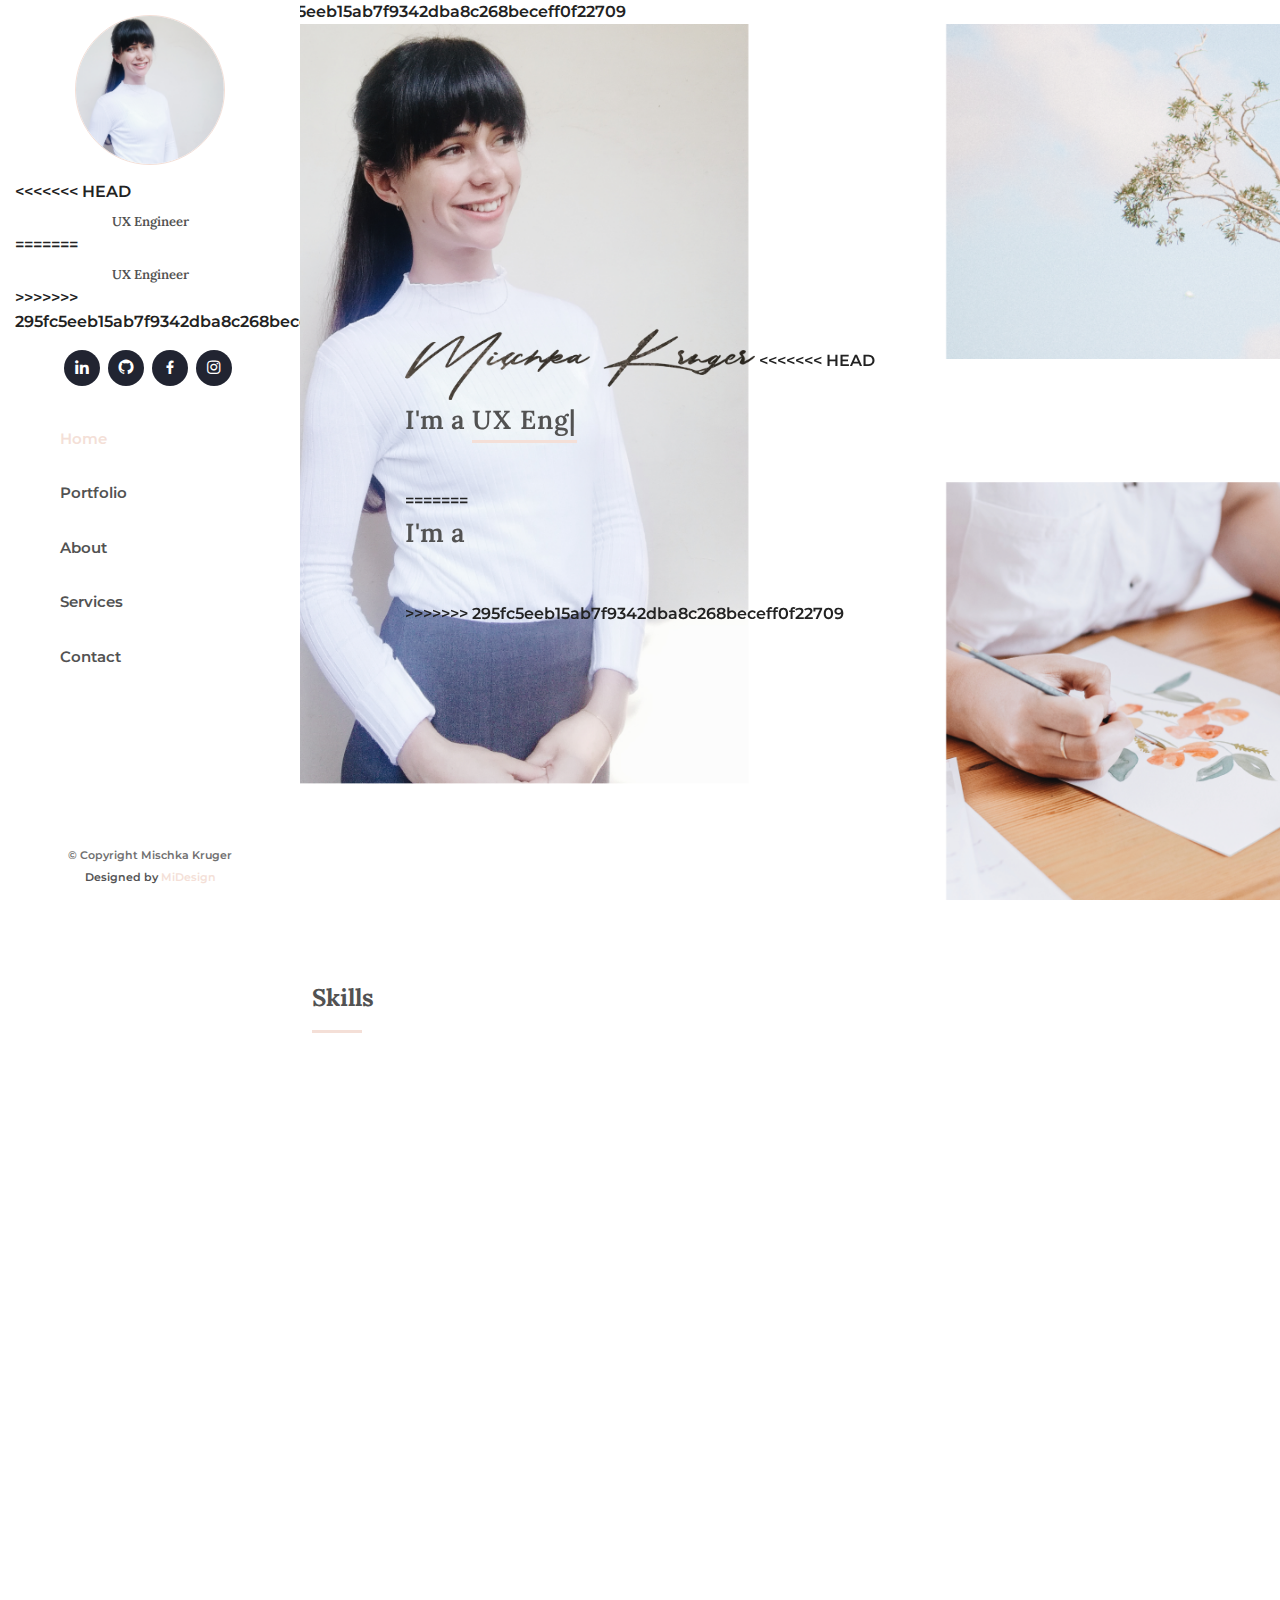
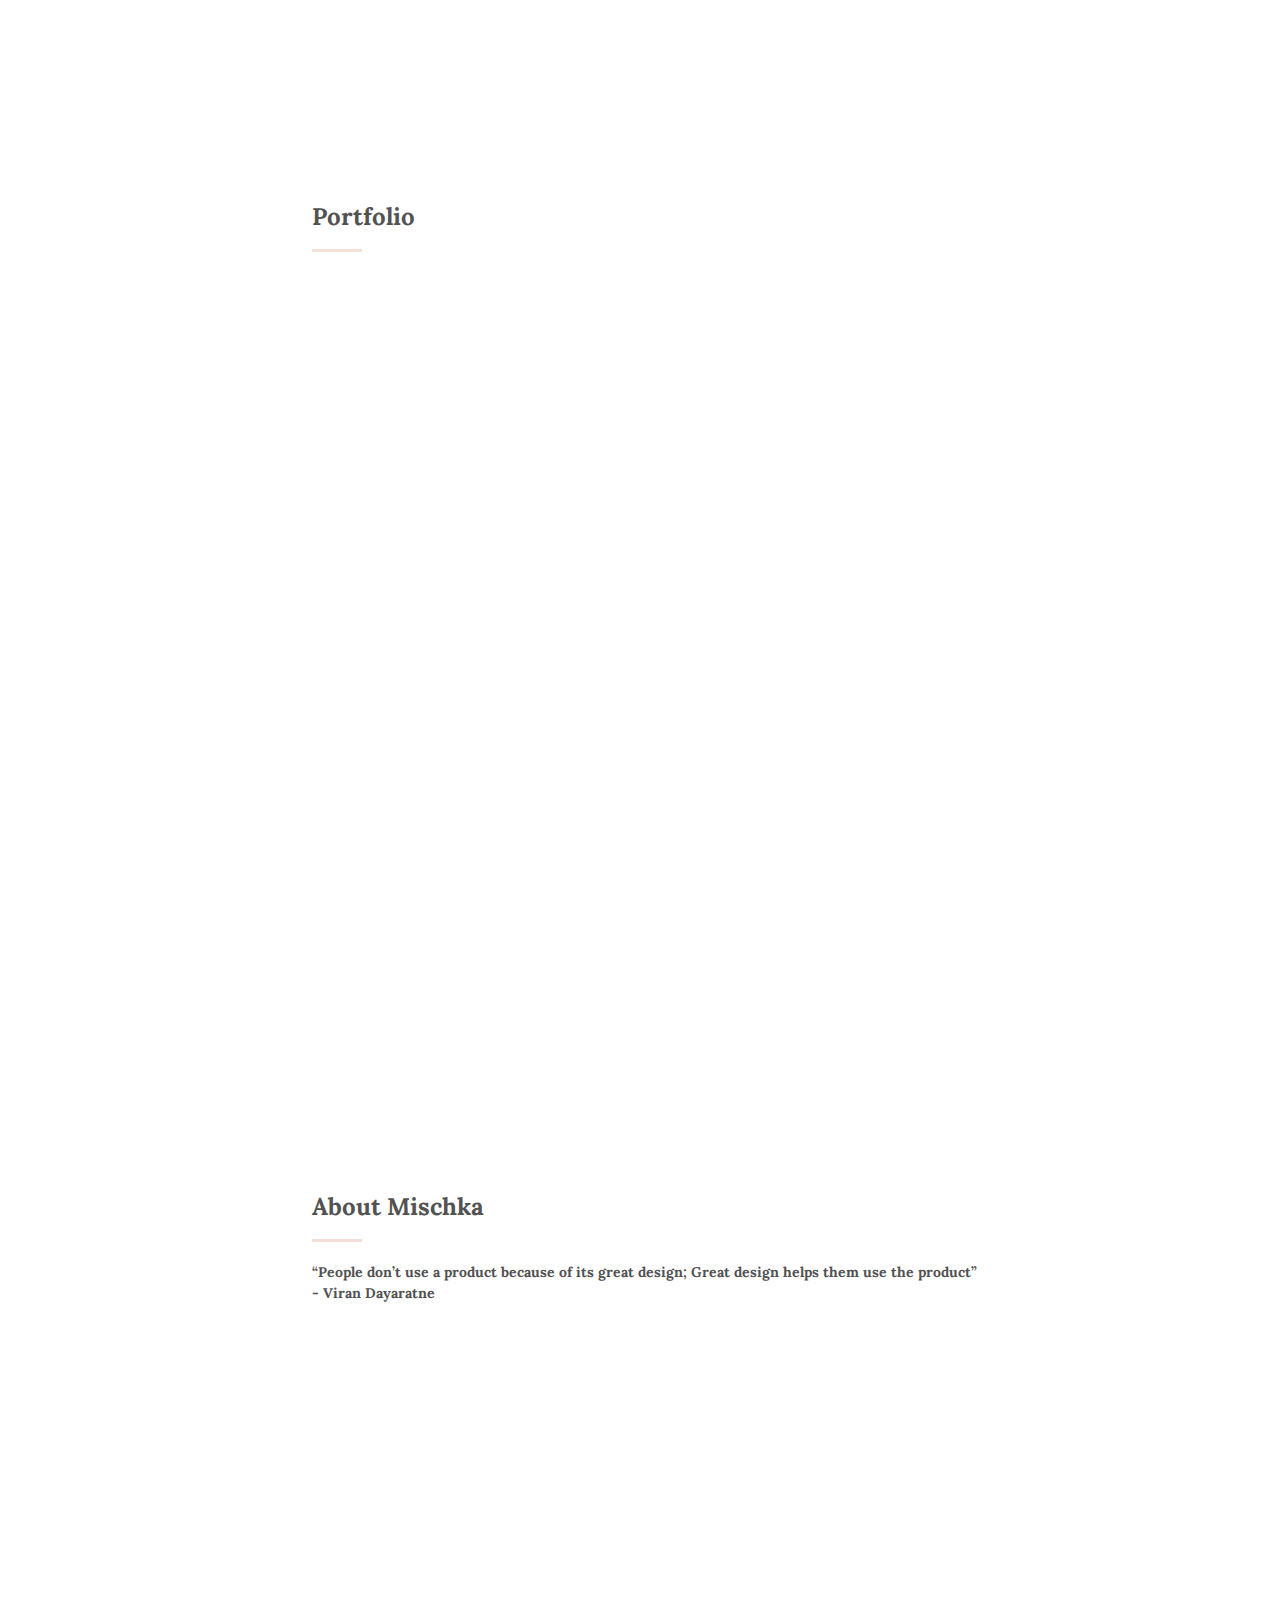
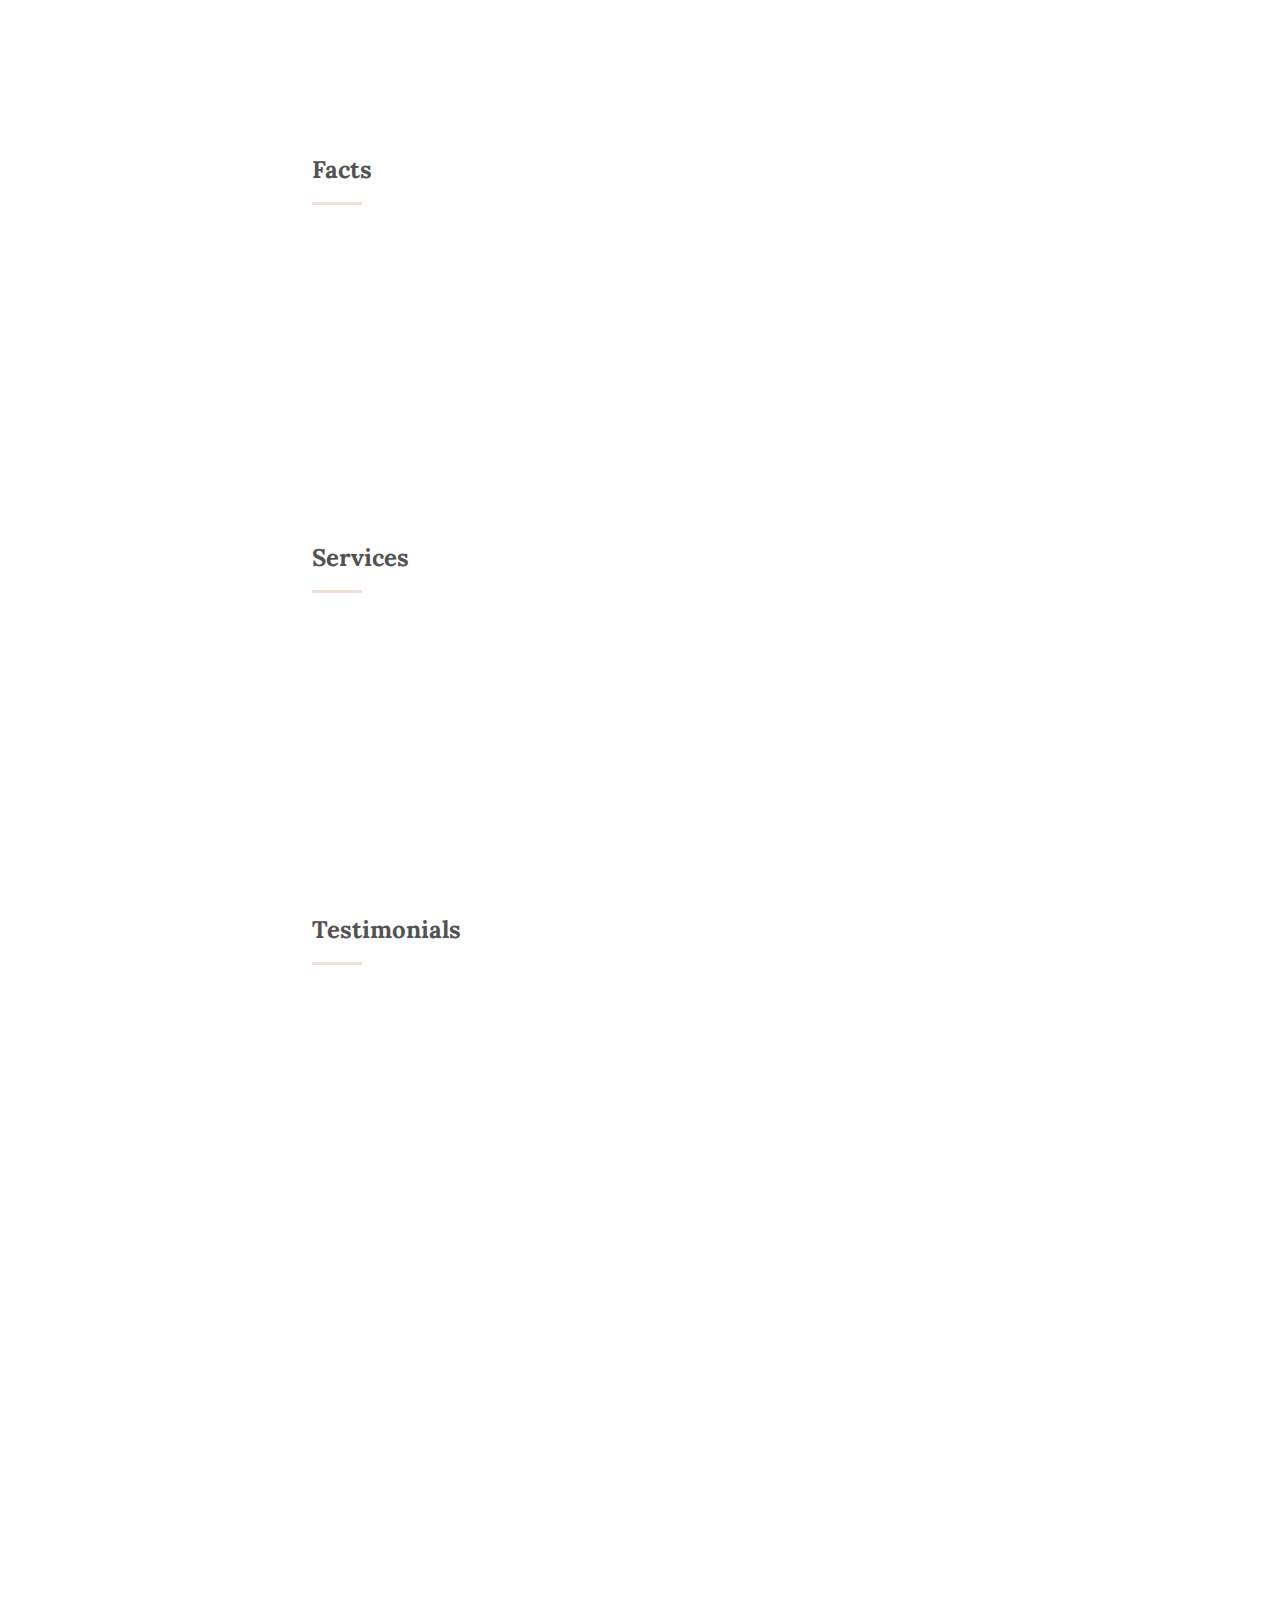
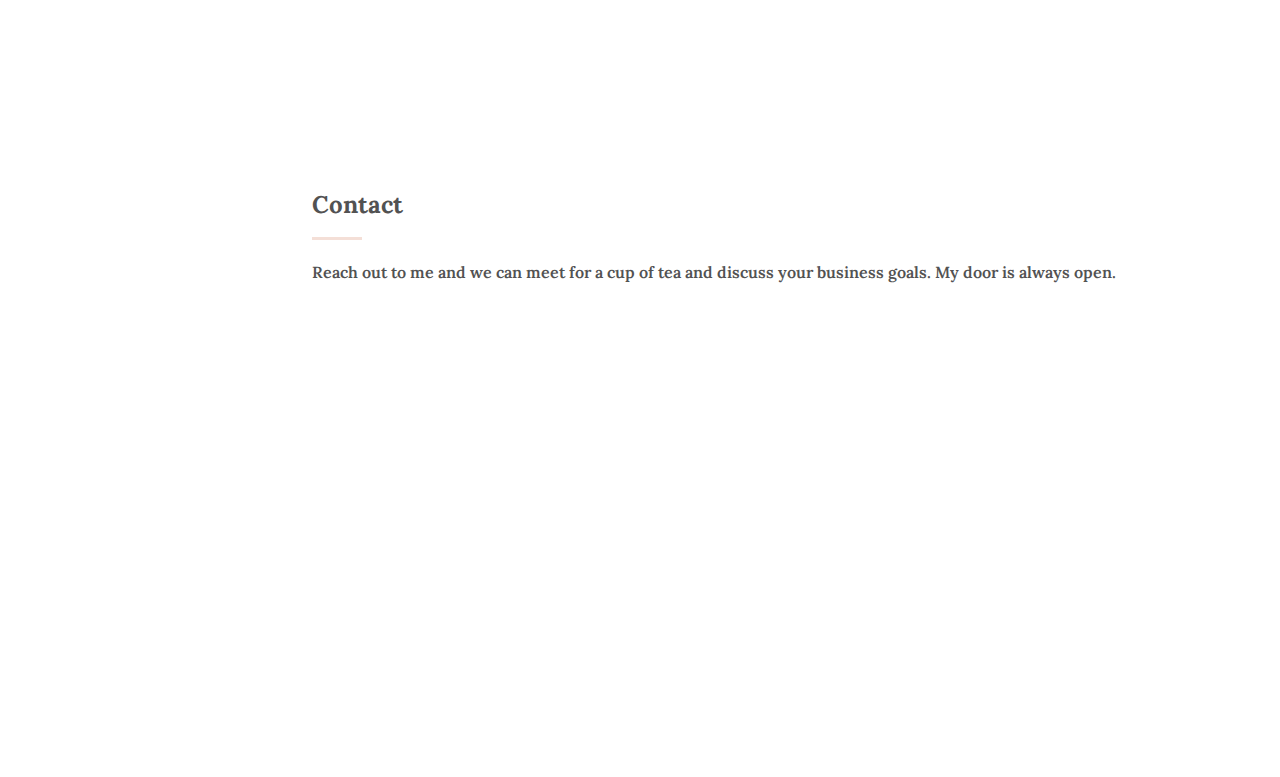
<file: index.html>
<!DOCTYPE html>
<html lang="en">

<head>
  <meta charset="utf-8">
  <meta content="width=device-width, initial-scale=1.0" name="viewport">

<<<<<<< HEAD
  <title>Mischka Kruger - UX Engineer Portfolio</title>
=======
  <title>Mischka Kruger - UX Design Portfolio</title>
>>>>>>> 295fc5eeb15ab7f9342dba8c268beceff0f22709
  <meta content="" name="description">
  <meta content="" name="keywords">

  <!-- Favicons -->
  <link href="assets/img/favicon.png" rel="icon">
  <link href="assets/img/apple-touch-icon.png" rel="apple-touch-icon">

  <!-- Google Fonts -->
  <link href="https://fonts.googleapis.com/css?family=Open+Sans:300,300i,400,400i,600,600i,700,700i|Raleway:300,300i,400,400i,500,500i,600,600i,700,700i|Poppins:300,300i,400,400i,500,500i,600,600i,700,700i" rel="stylesheet">

  <!-- Vendor CSS Files -->
  <link href="assets/vendor/aos/aos.css" rel="stylesheet">
  <link href="assets/vendor/bootstrap/css/bootstrap.min.css" rel="stylesheet">
  <link href="assets/vendor/bootstrap-icons/bootstrap-icons.css" rel="stylesheet">
  <link href="assets/vendor/boxicons/css/boxicons.min.css" rel="stylesheet">
  <link href="assets/vendor/glightbox/css/glightbox.min.css" rel="stylesheet">
  <link href="assets/vendor/swiper/swiper-bundle.min.css" rel="stylesheet">
  <!-- Template Main CSS File -->
  <link href="assets/css/style.css" rel="stylesheet">
</head>

<body>

  <!-- ======= Mobile nav toggle button ======= -->
  <i class="bi bi-list mobile-nav-toggle d-xl-none"></i>

  <!-- ======= Header ======= -->
  <header id="header">
    <div class="d-flex flex-column">

      <div class="profile">
        <img src="assets/img/profile-img.png" alt=""  class="img-fluid rounded-circle">
<<<<<<< HEAD
        <h1 class="text-light"><a href="index.html">UX Engineer</a></h1>
=======
        <h1 class="text-light"><a href="index.html">UX Engineer</a></h1>
>>>>>>> 295fc5eeb15ab7f9342dba8c268beceff0f22709
        <div class="social-links mt-3 text-center">
          <a href="https://www.linkedin.com/in/%F0%9D%99%BC%F0%9D%9A%92%F0%9D%9A%9C%F0%9D%9A%8C%F0%9D%9A%91%F0%9D%9A%94%F0%9D%9A%8A-%F0%9D%99%BA%F0%9D%9A%9B%F0%9D%9A%9E%F0%9D%9A%90%F0%9D%9A%8E%F0%9D%9A%9B-25aab91a3/" target="blank" class="linkedin"><i class="bx bxl-linkedin"></i></a>
          <a href="https://github.com/Mischka-Design" target="blank" class="gitHub"><i class="bx bxl-github"></i></a>
          <a href="https://www.facebook.com/mischka.kruger.9/" target="blank" class="facebook"><i class="bx bxl-facebook"></i></a>
          <a href="https://www.instagram.com/mischka_kruger/" target="blank" class="instagram"><i class="bx bxl-instagram"></i></a>
        </div>
      </div>

      <nav id="navbar" class="nav-menu navbar">
        <ul>
          <li><a href="#hero" class="nav-link scrollto active"><span>Home</span></a></li>
          <li><a href="#portfolio" class="nav-link scrollto"> <span>Portfolio</span></a></li>
          <li><a href="#about" class="nav-link scrollto"> <span>About</span></a></li>
         <!--<li><a href="#resume" class="nav-link scrollto"> <span>Resume</span></a></li>--> 
          <li><a href="#services" class="nav-link scrollto"><span>Services</span></a></li>
          <li><a href="#contact" class="nav-link scrollto"><span>Contact</span></a></li>
        </ul>
      </nav><!-- .nav-menu -->
    </div>
  </header><!-- End Header -->

  <!-- ======= Hero Section ======= -->
  <section id="hero" class="d-flex flex-column justify-content-center align-items-center">
    <div class="hero-container" data-aos="fade-in">
      <img src="assets/img/logo-main.png" alt="Mischka Kruger" class="main-logo-img">
<<<<<<< HEAD
      <p>I'm a <span class="typed" data-typed-items="UX Engineer, Writer, Artist"></span></p>
=======
      <p>I'm a <span class="typed" data-typed-items="UX Designer, Writer, Artist"></span></p>
>>>>>>> 295fc5eeb15ab7f9342dba8c268beceff0f22709
    </div>
  </section><!-- End Hero -->

  <main id="main">

    
    <!-- ======= Skills Section ======= -->
    <section id="skills" class="skills section-bg">
      <div class="container">

        <div class="section-title">
          <h2>Skills</h2>
        </div>

        <div class="row skills-content">

          <div class="col-lg-6" data-aos="fade-up">

            <div class="progress">
              <span class="skill">User Research and Analysis <i class="val">90%</i></span>
              <div class="progress-bar-wrap">
                <div class="progress-bar" role="progressbar" aria-valuenow="90" aria-valuemin="0" aria-valuemax="100"></div>
              </div>
            </div>

            <div class="progress">
              <span class="skill">Information Architecture <i class="val">100%</i></span>
              <div class="progress-bar-wrap">
                <div class="progress-bar" role="progressbar" aria-valuenow="100" aria-valuemin="0" aria-valuemax="100"></div>
              </div>
            </div>

            <div class="progress">
              <span class="skill">Interaction Design <i class="val">90%</i></span>
              <div class="progress-bar-wrap">
                <div class="progress-bar" role="progressbar" aria-valuenow="90" aria-valuemin="0" aria-valuemax="100"></div>
              </div>
            </div>

            <div class="progress">
              <span class="skill">Visual Design<i class="val">100%</i></span>
              <div class="progress-bar-wrap">
                <div class="progress-bar" role="progressbar" aria-valuenow="100" aria-valuemin="0" aria-valuemax="100"></div>
              </div>
            </div>

            <div class="progress">
<<<<<<< HEAD
              <span class="skill">Usability Testing <i class="val">80%</i></span>
              <div class="progress-bar-wrap">
                <div class="progress-bar" role="progressbar" aria-valuenow="80" aria-valuemin="0" aria-valuemax="100"></div>
=======
              <span class="skill">JavaScript <i class="val">50%</i></span>
              <div class="progress-bar-wrap">
                <div class="progress-bar" role="progressbar" aria-valuenow="50" aria-valuemin="0" aria-valuemax="100"></div>
              </div>
            </div>
            <div class="progress">
              <span class="skill">Research <i class="val">90%</i></span>
              <div class="progress-bar-wrap">
                <div class="progress-bar" role="progressbar" aria-valuenow="90" aria-valuemin="0" aria-valuemax="100"></div>
>>>>>>> 295fc5eeb15ab7f9342dba8c268beceff0f22709
              </div>
            </div>

          </div>

          <div class="col-lg-6" data-aos="fade-up" data-aos-delay="100">

            <div class="progress">
              <span class="skill">Accessibility Design <i class="val">70%</i></span>
              <div class="progress-bar-wrap">
                <div class="progress-bar" role="progressbar" aria-valuenow="70" aria-valuemin="0" aria-valuemax="100"></div>
              </div>
            </div>

            <div class="progress">
              <span class="skill">User-Centered Design (UCD) Methodologies <i class="val">85%</i></span>
              <div class="progress-bar-wrap">
                <div class="progress-bar" role="progressbar" aria-valuenow="85" aria-valuemin="0" aria-valuemax="100"></div>
              </div>
            </div>

            <div class="progress">
<<<<<<< HEAD
              <span class="skill">Prototyping Tools <i class="val">100%</i></span>
              <div class="progress-bar-wrap">
                <div class="progress-bar" role="progressbar" aria-valuenow="100" aria-valuemin="0" aria-valuemax="100"></div>
              </div>
            </div>

            <div class="progress">
              <span class="skill">Frontend Development Basics (HTML, SCSS & Javascript)<i class="val">80%</i></span>
=======
              <span class="skill">Photoshop <i class="val">80%</i></span>
              <div class="progress-bar-wrap">
                <div class="progress-bar" role="progressbar" aria-valuenow="80" aria-valuemin="0" aria-valuemax="100"></div>
              </div>
            </div>
            
            <div class="progress">
              <span class="skill">Information Architecture <i class="val">80%</i></span>
>>>>>>> 295fc5eeb15ab7f9342dba8c268beceff0f22709
              <div class="progress-bar-wrap">
                <div class="progress-bar" role="progressbar" aria-valuenow="80" aria-valuemin="0" aria-valuemax="100"></div>
              </div>
            </div>

          </div>

        </div>

      </div>
    </section><!-- End Skills Section -->


        <!-- ======= Portfolio Section ======= -->
        <section id="portfolio" class="portfolio section-bg">
          <div class="container">
    
            <div class="section-title">
              <h2>Portfolio</h2>
            </div>
    
            <div class="row" data-aos="fade-up">
              <div class="col-lg-12 d-flex justify-content-center">
                <ul id="portfolio-flters">
                  <li data-filter="*" class="filter-active">All</li>
                  <li data-filter=".filter-app">App</li>
                  <li data-filter=".filter-card">Card</li>
                  <li data-filter=".filter-web">Web</li>
                </ul>
              </div>
            </div>
    
            <div class="row portfolio-container" data-aos="fade-up" data-aos-delay="100">
    
              <div class="col-lg-4 col-md-6 portfolio-item filter-app">
                <div class="portfolio-wrap">
                  <img src="assets/img/portfolio/portfolio-2.png" class="img-fluid" alt="">
                  <div class="portfolio-links">
                    <a href="assets/img/portfolio/portfolio-2.png" data-gallery="portfolioGallery" class="portfolio-lightbox" title="Bidvest Automotive App"><i class="bx bx-plus"></i></a>
                    <a href="portfolio-details.html" title="More Details"><i class="bx bx-link"></i></a>
                  </div>
                </div>
              </div>
    
              <div class="col-lg-4 col-md-6 portfolio-item filter-web">
                <div class="portfolio-wrap">
                  <img src="assets/img/portfolio/portfolio-4.png" class="img-fluid" alt="">
                  <div class="portfolio-links">
                    <a href="assets/img/portfolio/portfolio-4.png" data-gallery="portfolioGallery" class="portfolio-lightbox" title="Emmi - Console Platform"><i class="bx bx-plus"></i></a>
                    <a href="portfolio-details-four.html" title="More Details"><i class="bx bx-link"></i></a>
                  </div>
                </div>
              </div>
    
              <div class="col-lg-4 col-md-6 portfolio-item filter-web">
                <div class="portfolio-wrap">
                  <img src="assets/img/portfolio/portfolio-5.png" class="img-fluid" alt="">
                  <div class="portfolio-links">
                    <a href="assets/img/portfolio/portfolio-5.png" data-gallery="portfolioGallery" class="portfolio-lightbox" title="Jacaranda Holidays - Travel Booking Website"><i class="bx bx-plus"></i></a>
                    <a href="portfolio-details-three.html" title="More Details"><i class="bx bx-link"></i></a>
                  </div>
                </div>
              </div>
    
              <div class="col-lg-4 col-md-6 portfolio-item filter-app">
                <div class="portfolio-wrap">
                  <img src="assets/img/portfolio/portfolio-7.png" class="img-fluid" alt="">
                  <div class="portfolio-links">
                    <a href="assets/img/portfolio/portfolio-7.png" data-gallery="portfolioGallery" class="portfolio-lightbox" title="EDM - Elevating Dealer Operations Through PWAs"><i class="bx bx-plus"></i></a>
                    <a href="portfolio-details-two.html" title="More Details"><i class="bx bx-link"></i></a>
                  </div>
                </div>
              </div>
    
              <div class="col-lg-4 col-md-6 portfolio-item filter-app">
                <div class="portfolio-wrap">
                  <img src="assets/img/portfolio/portfolio-8.png" class="img-fluid" alt="">
                  <div class="portfolio-links">
<<<<<<< HEAD
                    <a href="assets/img/portfolio/portfolio-8.png" data-gallery="portfolioGallery" class="portfolio-lightbox" title="MCSWC - Marine Conservation App"><i class="bx bx-plus"></i></a>
                    <a href="portfolio-details.html" title="More Details"><i class="bx bx-link"></i></a>
=======
                    <a href="assets/img/portfolio/portfolio-8.png" data-gallery="portfolioGallery" class="portfolio-lightbox" title="Open4Fun - Activity Booking Website"><i class="bx bx-plus"></i></a>
                    <a href="portfolio-details-six.html" title="More Details"><i class="bx bx-link"></i></a>
>>>>>>> 295fc5eeb15ab7f9342dba8c268beceff0f22709
                  </div>
                </div>
              </div>
    
              <div class="col-lg-4 col-md-6 portfolio-item filter-web">
                <div class="portfolio-wrap">
                  <img src="assets/img/portfolio/portfolio-9.png" class="img-fluid" alt="">
                  <div class="portfolio-links">
<<<<<<< HEAD
                    <a href="assets/img/portfolio/portfolio-9.png" data-gallery="portfolioGallery" class="portfolio-lightbox" title="WildWatch - Wildlife Gaurdians App"><i class="bx bx-plus"></i></a>
                    <a href="portfolio-details-five.html" title="More Details"><i class="bx bx-link"></i></a>
                  </div>
                </div>
              </div>

              <div class="col-lg-4 col-md-6 portfolio-item filter-web">
                <div class="portfolio-wrap">
                  <img src="assets/img/portfolio/portfolio-10.png" class="img-fluid" alt="">
                  <div class="portfolio-links">
                    <a href="assets/img/portfolio/portfolio-10.png" data-gallery="portfolioGallery" class="portfolio-lightbox" title="Cultura Travels - Cultural Heritage Tours Website"><i class="bx bx-plus"></i></a>
=======
                    <a href="assets/img/portfolio/portfolio-9.png" data-gallery="portfolioGallery" class="portfolio-lightbox" title="Bushbuckridge Minucipality"><i class="bx bx-plus"></i></a>
>>>>>>> 295fc5eeb15ab7f9342dba8c268beceff0f22709
                    <a href="portfolio-details-five.html" title="More Details"><i class="bx bx-link"></i></a>
                  </div>
                </div>
              </div>
    
            </div>
    
          </div>
        </section><!-- End Portfolio Section -->

    <!-- ======= About Section ======= -->
    <section id="about" class="about">
      <div class="container">

        <div class="section-title">
          <h2>About Mischka</h2>
          <p class="quote">“People don’t use a product because of its great design; Great design helps them use the product”</br> - Viran Dayaratne</p>
        </div>

        <div class="row">
          <div class="col-lg-4" data-aos="fade-right">
            <img src="assets/img/profile-img.png" class="img-fluid" alt="">
          </div>
          <div class="col-lg-8 pt-4 pt-lg-0 content" data-aos="fade-left">
            <p class="about-p">
              Hi, Welcome! </br>
            </br>
            I’m Mischka Kruger, a self-taught UX Designer based in Pretoria, South Africa. I specialize in creating beautiful user experience designs in the Automotive industry and taught myself how to code by reverse engineering websites I admire, attending webinars, doing online courses and reading interesting articles online. I use a variety of proven techniques (one is User-empathy) and theories that can help your company towards success and reaching your goals. I love the work that I get to do... I consider it my calling and I’m excited to get to know you!
          </p>
            <div class="row">
              <div class="col-lg-6">
                <ul>
                  <li><i class="bi bi-chevron-right"></i> <strong>Birthday:</strong> <span>29 October 1998</span></li>
                  <li><i class="bi bi-chevron-right"></i> <strong>Phone:</strong> <span>+27 64 905 5595</span></li>
                </ul>
              </div>
              <div class="col-lg-6">
                <ul>
                  <li><i class="bi bi-chevron-right"></i> <strong>City:</strong> <span>Pretoria, SA</span></li>
                  <li><i class="bi bi-chevron-right"></i> <strong>Email:</strong> <span>mischka202019@gmail.com</span></li>
                </ul>
              </div>
            </div>
          </div>
        </div>

      </div>
    </section><!-- End About Section -->

    <!-- ======= Facts Section ======= -->
    <section id="facts" class="facts">
      <div class="container">

        <div class="section-title">
          <h2>Facts</h2>
         </div>

        <div class="row no-gutters">

          <div class="col-lg-3 col-md-6 d-md-flex align-items-md-stretch" data-aos="fade-up">
            <div class="count-box">
              <i class="bi bi-emoji-smile"></i>
              <span data-purecounter-start="0" data-purecounter-end="39" data-purecounter-duration="1" class="purecounter"></span>
              <p><strong>Happy Clients</strong> in counting...</p>
            </div>
          </div>

          <div class="col-lg-3 col-md-6 d-md-flex align-items-md-stretch" data-aos="fade-up" data-aos-delay="100">
            <div class="count-box">
              <i class="bi bi-journal-richtext"></i>
              <span data-purecounter-start="0" data-purecounter-end="39" data-purecounter-duration="1" class="purecounter"></span>
              <p><strong>Projects</strong> in counting...</p>
            </div>
          </div>

          <div class="col-lg-3 col-md-6 d-md-flex align-items-md-stretch" data-aos="fade-up" data-aos-delay="200">
            <div class="count-box">
              <i class="bi bi-headset"></i>
              <span data-purecounter-start="0" data-purecounter-end="3" data-purecounter-duration="1" class="purecounter"></span>
              <p><strong>Years Of Support</strong> in counting...</p>
            </div>
          </div>

          <div class="col-lg-3 col-md-6 d-md-flex align-items-md-stretch" data-aos="fade-up" data-aos-delay="300">
            <div class="count-box">
              <i class="bi bi-emoji-smile"></i>
              <span data-purecounter-start="0" data-purecounter-end="1" data-purecounter-duration="1" class="purecounter"></span>
              <p><strong>Happy designer</strong> who loves her job</p>
            </div>
          </div>

        </div>

      </div>
    </section><!-- End Facts Section -->

    <!-- ======= Resume Section ======= -->
    <!--<section id="resume" class="resume">
      <div class="container">

        <div class="section-title">
          <h2>Resume</h2>
          <p>Magnam dolores commo
            
            di suscipit. Necessitatibus eius consequatur ex aliquid fuga eum quidem. Sit sint consectetur velit. Quisquam quos quisquam cupiditate. Et nemo qui impedit suscipit alias ea. Quia fugiat sit in iste officiis commodi quidem hic quas.</p>
        </div>

        <div class="row">
          <div class="col-lg-6" data-aos="fade-up">
            <h3 class="resume-title">Sumary</h3>
            <div class="resume-item pb-0">
              <h4>Mischka Kruger</h4>
              <p><em>Innovative and deadline-driven UX Designer with 2+ years of experience designing and developing user-centered digital marketing material from initial concept to final, polished deliverable.</em></p>
              <ul>
                <li>97 Louis Str, Waterkloof Ridge, Pretoria, SA</li>
                <li>(+27) 66 267 8540</li>
                <li>mischka202019@gmail.com</li>
              </ul>
            </div>

            <h3 class="resume-title">Education</h3>
            <div class="resume-item">
              <h4>Master of Fine Arts &amp; Graphic Design</h4>
              <h5>2015 - 2016</h5>
              <p><em>Rochester Institute of Technology, Rochester, NY</em></p>
              <p>Qui deserunt veniam. Et sed aliquam labore tempore sed quisquam iusto autem sit. Ea vero voluptatum qui ut dignissimos deleniti nerada porti sand markend</p>
            </div>
            <div class="resume-item">
              <h4>Bachelor of Fine Arts &amp; Graphic Design</h4>
              <h5>2010 - 2014</h5>
              <p><em>Rochester Institute of Technology, Rochester, NY</em></p>
              <p>Quia nobis sequi est occaecati aut. Repudiandae et iusto quae reiciendis et quis Eius vel ratione eius unde vitae rerum voluptates asperiores voluptatem Earum molestiae consequatur neque etlon sader mart dila</p>
            </div>
          </div>
          <div class="col-lg-6" data-aos="fade-up" data-aos-delay="100">
            <h3 class="resume-title">Professional Experience</h3>
            <div class="resume-item">
              <h4>Senior graphic design specialist</h4>
              <h5>2019 - Present</h5>
              <p><em>Experion, New York, NY </em></p>
              <ul>
                <li>Lead in the design, development, and implementation of the graphic, layout, and production communication materials</li>
                <li>Delegate tasks to the 7 members of the design team and provide counsel on all aspects of the project. </li>
                <li>Supervise the assessment of all graphic materials in order to ensure quality and accuracy of the design</li>
                <li>Oversee the efficient use of production project budgets ranging from $2,000 - $25,000</li>
              </ul>
            </div>
            <div class="resume-item">
              <h4>Graphic design specialist</h4>
              <h5>2017 - 2018</h5>
              <p><em>Stepping Stone Advertising, New York, NY</em></p>
              <ul>
                <li>Developed numerous marketing programs (logos, brochures,infographics, presentations, and advertisements).</li>
                <li>Managed up to 5 projects or tasks at a given time while under pressure</li>
                <li>Recommended and consulted with clients on the most appropriate graphic design</li>
                <li>Created 4+ design presentations and proposals a month for clients and account managers</li>
              </ul>
            </div>
          </div>
        </div>

      </div>
    </section>--!> 
  <!--End Resume Section-->



    <!-- ======= Services Section ======= -->
    <section id="services" class="services">
      <div class="container">

        <div class="section-title">
          <h2>Services</h2>
        </div>

        <div class="row">
          <div class="col-lg-4 col-md-6 icon-box" data-aos="fade-up">
            <div class="icon"><i class="bi bi-tools"></i></div>
            <h4 class="title"><a href="">Ongoing Website Maintenance</a></h4>
            <p class="description"></p>
          </div>
          <div class="col-lg-4 col-md-6 icon-box" data-aos="fade-up" data-aos-delay="100">
            <div class="icon"><i class="bi bi-globe"></i></div>
            <h4 class="title"><a href="">Hosting & Domain</a></h4>
            <p class="description"></p>
            </div>
          <div class="col-lg-4 col-md-6 icon-box" data-aos="fade-up" data-aos-delay="200">
            <div class="icon"><i class="bi bi-pencil"></i></div>
            <h4 class="title"><a href="">Logo Design</a></h4>
            <p class="description"></p>
          </div>
          <div class="col-lg-4 col-md-6 icon-box" data-aos="fade-up" data-aos-delay="300">
            <div class="icon"><i class="bi bi-file-earmark-text"></i></div>
            <h4 class="title"><a href="">Content Writing</a></h4>
            <p class="description"></p>
          </div>
          <div class="col-lg-4 col-md-6 icon-box" data-aos="fade-up" data-aos-delay="400">
            <div class="icon"><i class="bi bi-brush"></i></div>
            <h4 class="title"><a href="">Web Design</a></h4>
            <p class="description"></p>
          </div>
          <div class="col-lg-4 col-md-6 icon-box" data-aos="fade-up" data-aos-delay="500">
            <div class="icon"><i class="bi bi-calendar4-week"></i></div>
            <h4 class="title"><a href="">Web Development</a></h4>
            <p class="description"></p>
          </div>
        </div>

      </div>
    </section><!-- End Services Section -->

    <!-- ======= Testimonials Section ======= -->
    <section id="testimonials" class="testimonials section-bg">
      <div class="container">

        <div class="section-title">
          <h2>Testimonials</h2>
        </div>

        <div class="testimonials-slider swiper-container" data-aos="fade-up" data-aos-delay="100">
          <div class="swiper-wrapper">

            <div class="swiper-slide">
              <div class="testimonial-item" data-aos="fade-up">
                <p>
                  <i class="bx bxs-quote-alt-left quote-icon-left"></i>
                  "Mischka has been a fantastic help in realising Dream Wild Adventures potential to be a leading website for conservation-minded individuals, families and groups looking to experience the wonders of South Africa while making a personal contribution to conservation.
                </br>
                  Her website design is modern and engaging and we are certain it will bring us success for our business. Mischka has been fantastic in not only the design aspect of the website but in enabling our team to understand the technology behind it and to be able to build on it into the future."
                  <i class="bx bxs-quote-alt-right quote-icon-right"></i>
                </p>
                <img src="assets/img/testimonials/testimonials-2.jpg" class="testimonial-img" alt="">
                <h3>Micheal Jobs</h3>
                <h4>Ceo &amp; Founder of Dream Wild Adventures</h4>
              </div>
            </div><!-- End testimonial item -->

            <div class="swiper-slide">
              <div class="testimonial-item" data-aos="fade-up" data-aos-delay="100">
                <p>
                  <i class="bx bxs-quote-alt-left quote-icon-left"></i>
                  "Mischka is very professional and never says NO. She always finds a way.
In the current COVID situation it is very difficult to tell how the website performed but yes we did replies and bookings from our new website very quickly after the launch. Our existing customers like the website very much and it looks great, that was some of the feedback I got from our clients. She did a great job."
                  <i class="bx bxs-quote-alt-right quote-icon-right"></i>
                </p>
                <img src="assets/img/testimonials/testimonials-1.jpg" class="testimonial-img" alt="">
                <h3>Bernhard Bekker</h3>
                <h4>CEO and Founder of Private Kruger Safaris</h4>
              </div>
            </div><!-- End testimonial item -->

            <!--<div class="swiper-slide">
              <div class="testimonial-item" data-aos="fade-up" data-aos-delay="100">
                <p>
                  <i class="bx bxs-quote-alt-left quote-icon-left"></i>
                  Lorem ipsum dolor sit amet, consectetur adipiscing elit. Cras auctor, urna nec varius molestie, ex massa mattis arcu.
                  <i class="bx bxs-quote-alt-right quote-icon-right"></i>
                </p>
                <img src="assets/img/testimonials/testimonials-4.jpg" class="testimonial-img" alt="">
                <h3>James Elstob</h3>
                <h4>CEO and Founder of Go4IT Africa</h4>
              </div>
            </div>--><!-- End testimonial item -->

            <div class="swiper-slide">
              <div class="testimonial-item" data-aos="fade-up" data-aos-delay="100">
                <p>
                  <i class="bx bxs-quote-alt-left quote-icon-left"></i>
                  I have worked with Mischka Kruger since her appointment as a 	UI/UX Designer 	and I have found her 
to be a soft-spoken person who is hard working and a great team player. Mischka is always willing to 
assist, encourage and support wherever she can and she does that as well as she can. Personally and
Professionally Mischka is willing to learn and when faced with a challenge she ensures she works to 
the best of her ability to get to the bottom of it hence she is a valuable asset to any company and 
project that she is set to handle.
                  <i class="bx bxs-quote-alt-right quote-icon-right"></i>
                </p>
                <img src="assets/img/testimonials/testimonials-3.png" class="testimonial-img" alt="">
                <h3>Thandiwe Dube</h3>
                <h4>Booking and Administration Consultant at Go4IT Africa</h4>
              </div>
            </div><!-- End testimonial item -->

            <div class="swiper-slide">
              <div class="testimonial-item" data-aos="fade-up" data-aos-delay="100">
                <p>
                  <i class="bx bxs-quote-alt-left quote-icon-left"></i>
                  Mischka and I were colleagues at Go4ITAfrica, and I can attest that she is an exceptional individual to work with and have on one's team. Her trustworthy and loyal character, coupled with a strong work ethic, make her an asset to any organization. She consistently strives to provide the best possible outcomes for her clients and is highly skilled in UX/UI design, demonstrating remarkable creativity in her approach to projects. Without hesitation, I would recommend Mischka as an outstanding professional and an invaluable addition to any team. It was truly a blessing to work alongside such a remarkable individual.
                  <i class="bx bxs-quote-alt-right quote-icon-right"></i>
                </p>
                <img src="assets/img/testimonials/testimonials-6.jpeg" class="testimonial-img" alt="">
                <h3>Jeanne-Marie Rossouw</h3>
                <h4>Frontend Developer at Go4IT Africa</h4>
              </div>
            </div><!-- End testimonial item -->
      </div>
    </section><!-- End Testimonials Section -->

    <!-- ======= Contact Section ======= -->
    <section id="contact" class="contact">
      <div class="container">

        <div class="section-title">
          <h2>Contact</h2>
          <p>Reach out to me and we can meet for a cup of tea and discuss your business goals. My door is always open.</p>
        </div>

        <div class="row" data-aos="fade-in">

          <div class="col-lg-5 d-flex align-items-stretch">
            <div class="info">
              <div class="address">
                <i class="bi bi-geo-alt"></i>
                <h4>Location:</h4>
                <p>Waterkloof Ridge, Pretoria, 0181, South-Africa</p>
              </div>

              <div class="email">
                <i class="bi bi-envelope"></i>
                <h4>Email:</h4>
                <p>mischka202019@gmail.com</p>
              </div>

              <div class="phone">
                <i class="bi bi-phone"></i>
                <h4>Call:</h4>
                <p>+27 66 267 8540</p>
              </div>
            </div>

          </div>


        <!--  <div class="col-lg-7 mt-5 mt-lg-0 d-flex align-items-stretch">
            <form action="forms/contact.php" method="post" role="form" class="php-email-form">
              <div class="row">
                <div class="form-group col-md-6">
                  <label for="name">Your Name</label>
                  <input type="text" name="name" class="form-control" id="name" required>
                </div>
                <div class="form-group col-md-6">
                  <label for="name">Your Email</label>
                  <input type="email" class="form-control" name="email" id="email" required>
                </div>
              </div>
              <div class="form-group">
                <label for="name">Subject</label>
                <input type="text" class="form-control" name="subject" id="subject" required>
              </div>
              <div class="form-group">
                <label for="name">Message</label>
                <textarea class="form-control" name="message" rows="10" required></textarea>
              </div>
              <div class="my-3">
                <div class="loading">Loading</div>
                <div class="error-message"></div>
                <div class="sent-message">Your message has been sent. Thank you!</div>
              </div>
              <div class="text-center"><button type="submit">Send Message</button></div>
            </form>
          </div>

        </div>

      </div>
    </section>--><!-- End Contact Section -->

  </main><!-- End #main -->

  <!-- ======= Footer ======= -->
  <footer id="footer">
    <div class="container">
      <div class="copyright">
        &copy; Copyright Mischka Kruger
      </div>
      <div class="credits">
     Designed by <a href="#">MiDesign</a>
      </div>
    </div>
  </footer><!-- End  Footer -->

  <a href="#" class="back-to-top d-flex align-items-center justify-content-center"><i class="bi bi-arrow-up-short"></i></a>

  <!-- Vendor JS Files -->
  <script src="assets/vendor/aos/aos.js"></script>
  <script src="assets/vendor/bootstrap/js/bootstrap.bundle.min.js"></script>
  <script src="assets/vendor/glightbox/js/glightbox.min.js"></script>
  <script src="assets/vendor/isotope-layout/isotope.pkgd.min.js"></script>
  <script src="assets/vendor/php-email-form/validate.js"></script>
  <script src="assets/vendor/purecounter/purecounter.js"></script>
  <script src="assets/vendor/swiper/swiper-bundle.min.js"></script>
  <script src="assets/vendor/typed.js/typed.min.js"></script>
  <script src="assets/vendor/waypoints/noframework.waypoints.js"></script>

  <!-- Template Main JS File -->
  <script src="assets/js/main.js"></script>

</body>

</html>
</file>
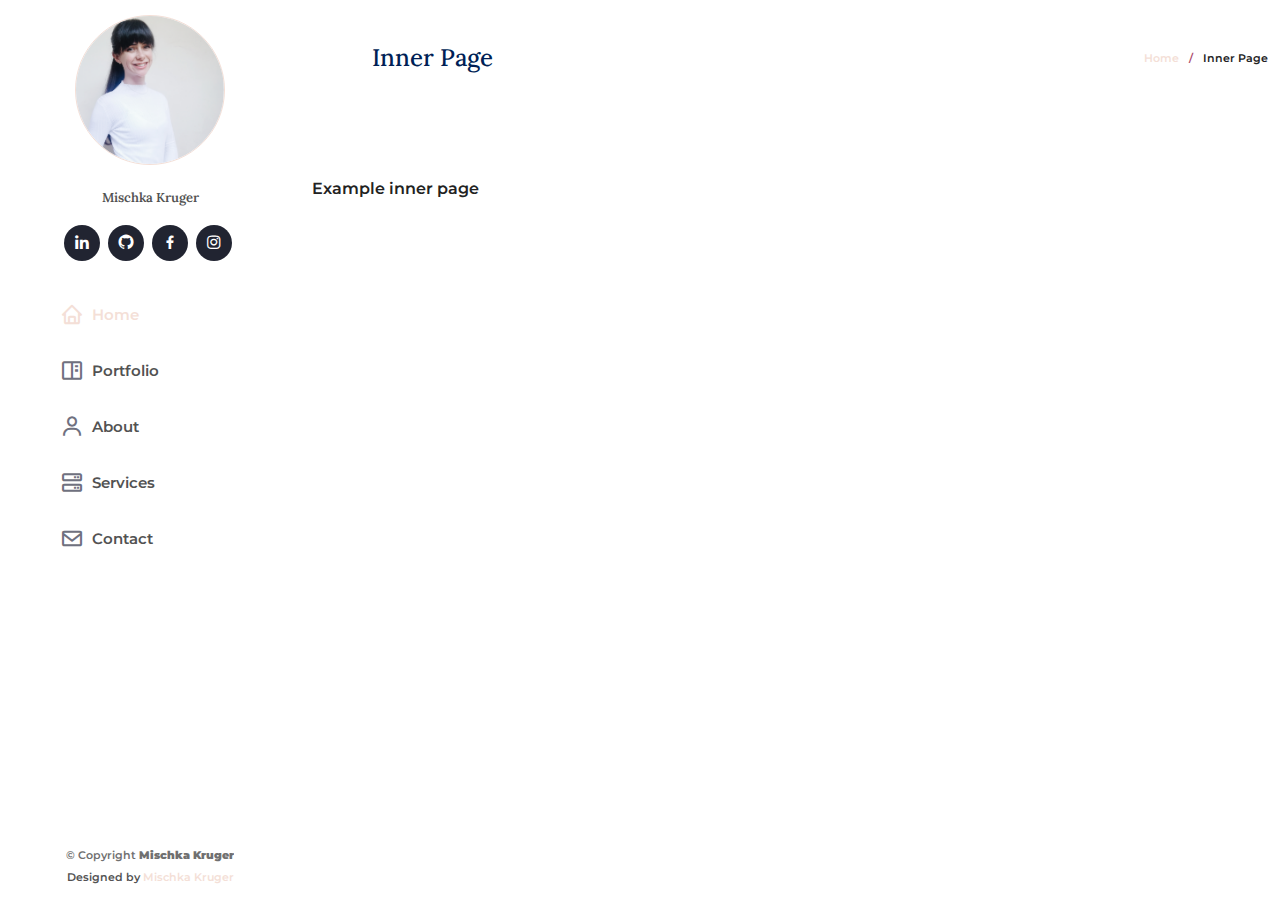
<file: inner-page.html>
<!DOCTYPE html>
<html lang="en">

<head>
  <meta charset="utf-8">
  <meta content="width=device-width, initial-scale=1.0" name="viewport">

  <title>Mischka Kruger</title>
  <meta content="" name="description">
  <meta content="" name="keywords">

  <!-- Favicons -->
  <link href="assets/img/favicon.png" rel="icon">
  <link href="assets/img/apple-touch-icon.png" rel="apple-touch-icon">

  <!-- Google Fonts -->
  <link href="https://fonts.googleapis.com/css?family=Open+Sans:300,300i,400,400i,600,600i,700,700i|Raleway:300,300i,400,400i,500,500i,600,600i,700,700i|Poppins:300,300i,400,400i,500,500i,600,600i,700,700i" rel="stylesheet">

  <!-- Vendor CSS Files -->
  <link href="assets/vendor/aos/aos.css" rel="stylesheet">
  <link href="assets/vendor/bootstrap/css/bootstrap.min.css" rel="stylesheet">
  <link href="assets/vendor/bootstrap-icons/bootstrap-icons.css" rel="stylesheet">
  <link href="assets/vendor/boxicons/css/boxicons.min.css" rel="stylesheet">
  <link href="assets/vendor/glightbox/css/glightbox.min.css" rel="stylesheet">
  <link href="assets/vendor/swiper/swiper-bundle.min.css" rel="stylesheet">

  <link href="assets/css/style.css" rel="stylesheet">

</head>

<body>

  <!-- ======= Mobile nav toggle button ======= -->
  <i class="bi bi-list mobile-nav-toggle d-xl-none"></i>

  <!-- ======= Header ======= -->
  <header id="header">
    <div class="d-flex flex-column">

      <div class="profile">
        <img src="assets/img/profile-img.png" alt=""  class="img-fluid rounded-circle">
        <h1 class="text-light"><a href="index.html">Mischka Kruger</a></h1>
        <div class="social-links mt-3 text-center">
          <a href="https://www.linkedin.com/in/%F0%9D%99%BC%F0%9D%9A%92%F0%9D%9A%9C%F0%9D%9A%8C%F0%9D%9A%91%F0%9D%9A%94%F0%9D%9A%8A-%F0%9D%99%BA%F0%9D%9A%9B%F0%9D%9A%9E%F0%9D%9A%90%F0%9D%9A%8E%F0%9D%9A%9B-25aab91a3/" target="blank" class="linkedin"><i class="bx bxl-linkedin"></i></a>
          <a href="https://github.com/Mischka-Design" target="blank" class="gitHub"><i class="bx bxl-github"></i></a>
          <a href="https://www.facebook.com/mischka.kruger.9/" target="blank" class="facebook"><i class="bx bxl-facebook"></i></a>
          <a href="https://www.instagram.com/mischka_kruger/" target="blank" class="instagram"><i class="bx bxl-instagram"></i></a>
        </div>
      </div>

      <nav id="navbar" class="nav-menu navbar">
        <ul>
          <li><a href="https://mischka-design.github.io/Portfolio/" class="nav-link scrollto active"><i class="bx bx-home"></i> <span>Home</span></a></li>
          <li><a href="#portfolio" class="nav-link scrollto"><i class="bx bx-book-content"></i> <span>Portfolio</span></a></li>
          <li><a href="#about" class="nav-link scrollto"><i class="bx bx-user"></i> <span>About</span></a></li>
         <!--<li><a href="#resume" class="nav-link scrollto"><i class="bx bx-file-blank"></i> <span>Resume</span></a></li>--> 
          <li><a href="#services" class="nav-link scrollto"><i class="bx bx-server"></i> <span>Services</span></a></li>
          <li><a href="#contact" class="nav-link scrollto"><i class="bx bx-envelope"></i> <span>Contact</span></a></li>
        </ul>
      </nav><!-- .nav-menu -->
    </div>
  </header><!-- End Header -->

  <main id="main">

    <!-- ======= Breadcrumbs ======= -->
    <section class="breadcrumbs">
      <div class="container">

        <div class="d-flex justify-content-between align-items-center">
          <h2>Inner Page</h2>
          <ol>
            <li><a href="index.html">Home</a></li>
            <li>Inner Page</li>
          </ol>
        </div>

      </div>
    </section><!-- End Breadcrumbs -->

    <section class="inner-page">
      <div class="container">
        <p>
          Example inner page
        </p>
      </div>
    </section>

  </main><!-- End #main -->

  <!-- ======= Footer ======= -->
  <footer id="footer">
    <div class="container">
      <div class="copyright">
        &copy; Copyright <strong><span>Mischka Kruger</span></strong>
      </div>
      <div class="credits">
  Designed by <a href="#">Mischka Kruger</a>
      </div>
    </div>
  </footer><!-- End  Footer -->

  <a href="#" class="back-to-top d-flex align-items-center justify-content-center"><i class="bi bi-arrow-up-short"></i></a>

  <!-- Vendor JS Files -->
  <script src="assets/vendor/aos/aos.js"></script>
  <script src="assets/vendor/bootstrap/js/bootstrap.bundle.min.js"></script>
  <script src="assets/vendor/glightbox/js/glightbox.min.js"></script>
  <script src="assets/vendor/isotope-layout/isotope.pkgd.min.js"></script>
  <script src="assets/vendor/php-email-form/validate.js"></script>
  <script src="assets/vendor/purecounter/purecounter.js"></script>
  <script src="assets/vendor/swiper/swiper-bundle.min.js"></script>
  <script src="assets/vendor/typed.js/typed.min.js"></script>
  <script src="assets/vendor/waypoints/noframework.waypoints.js"></script>

  <!-- Main JS File -->
  <script src="assets/js/main.js"></script>

</body>

</html>
</file>
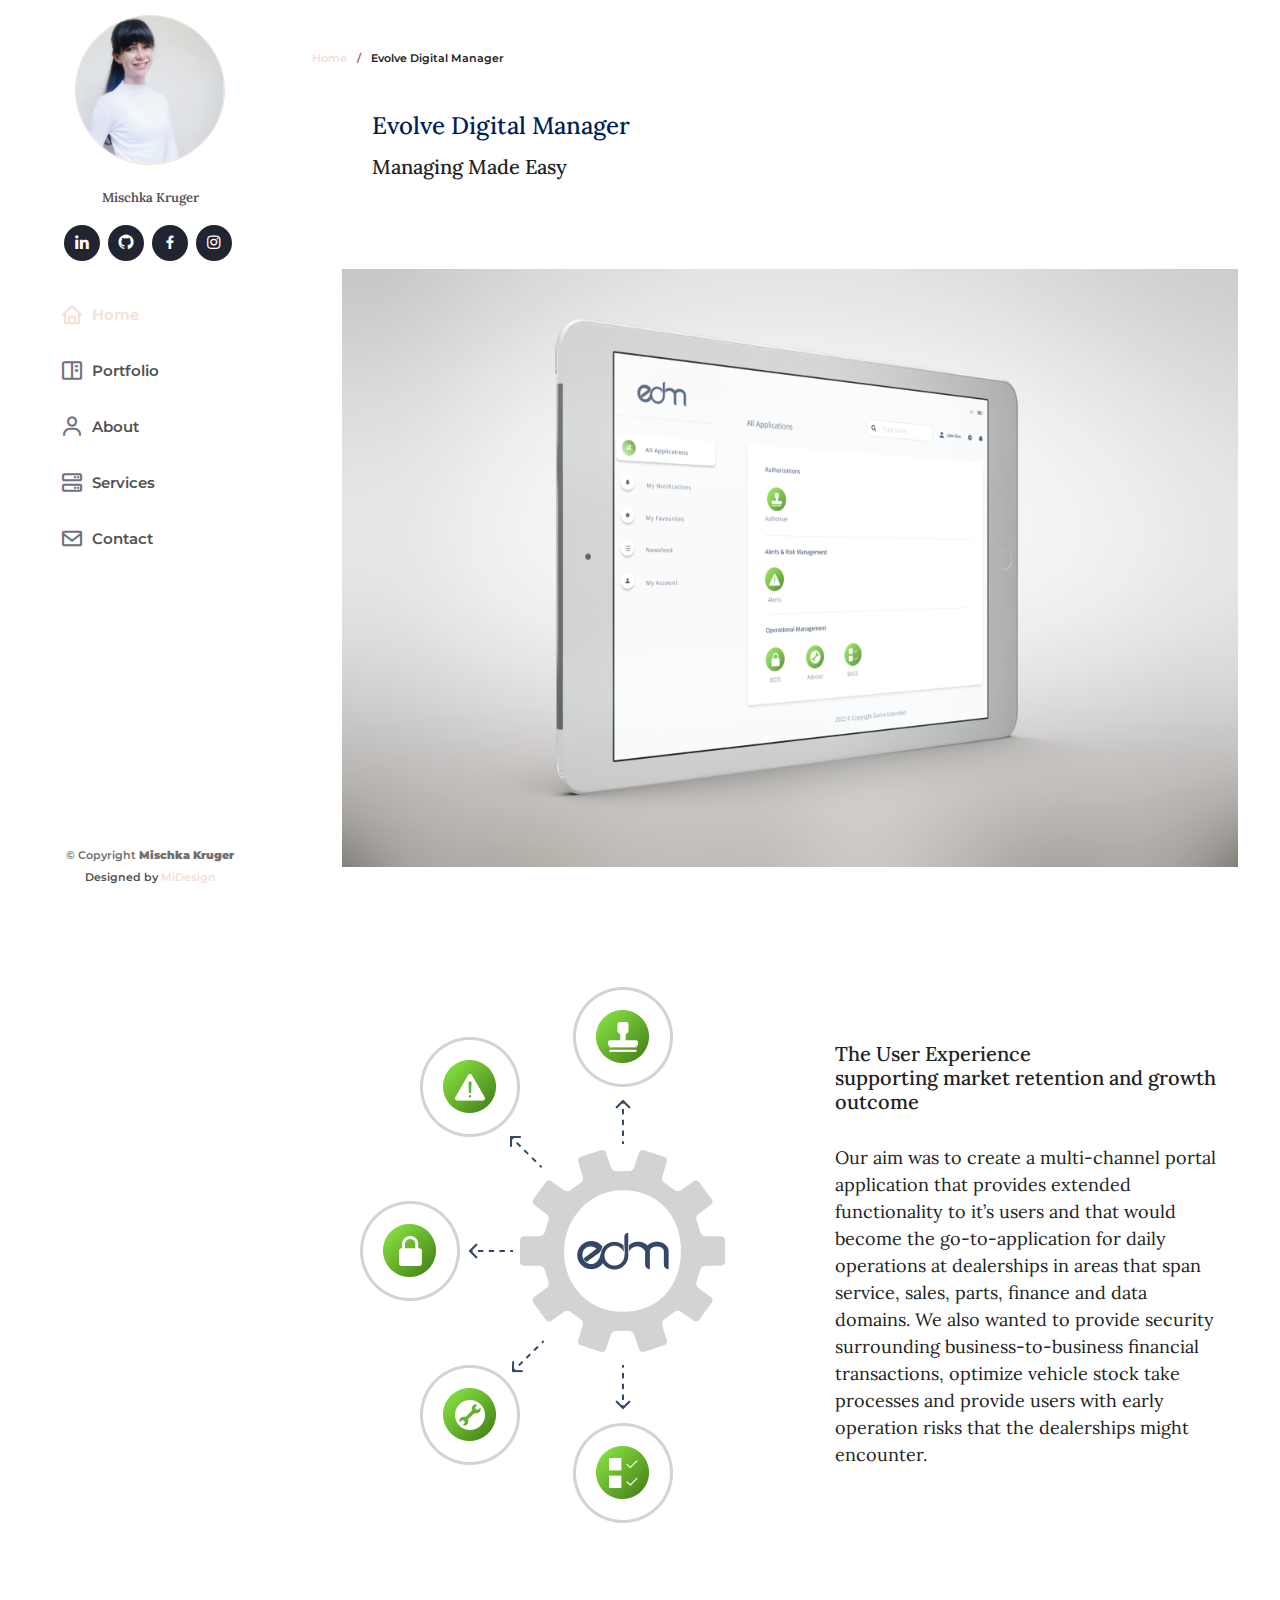
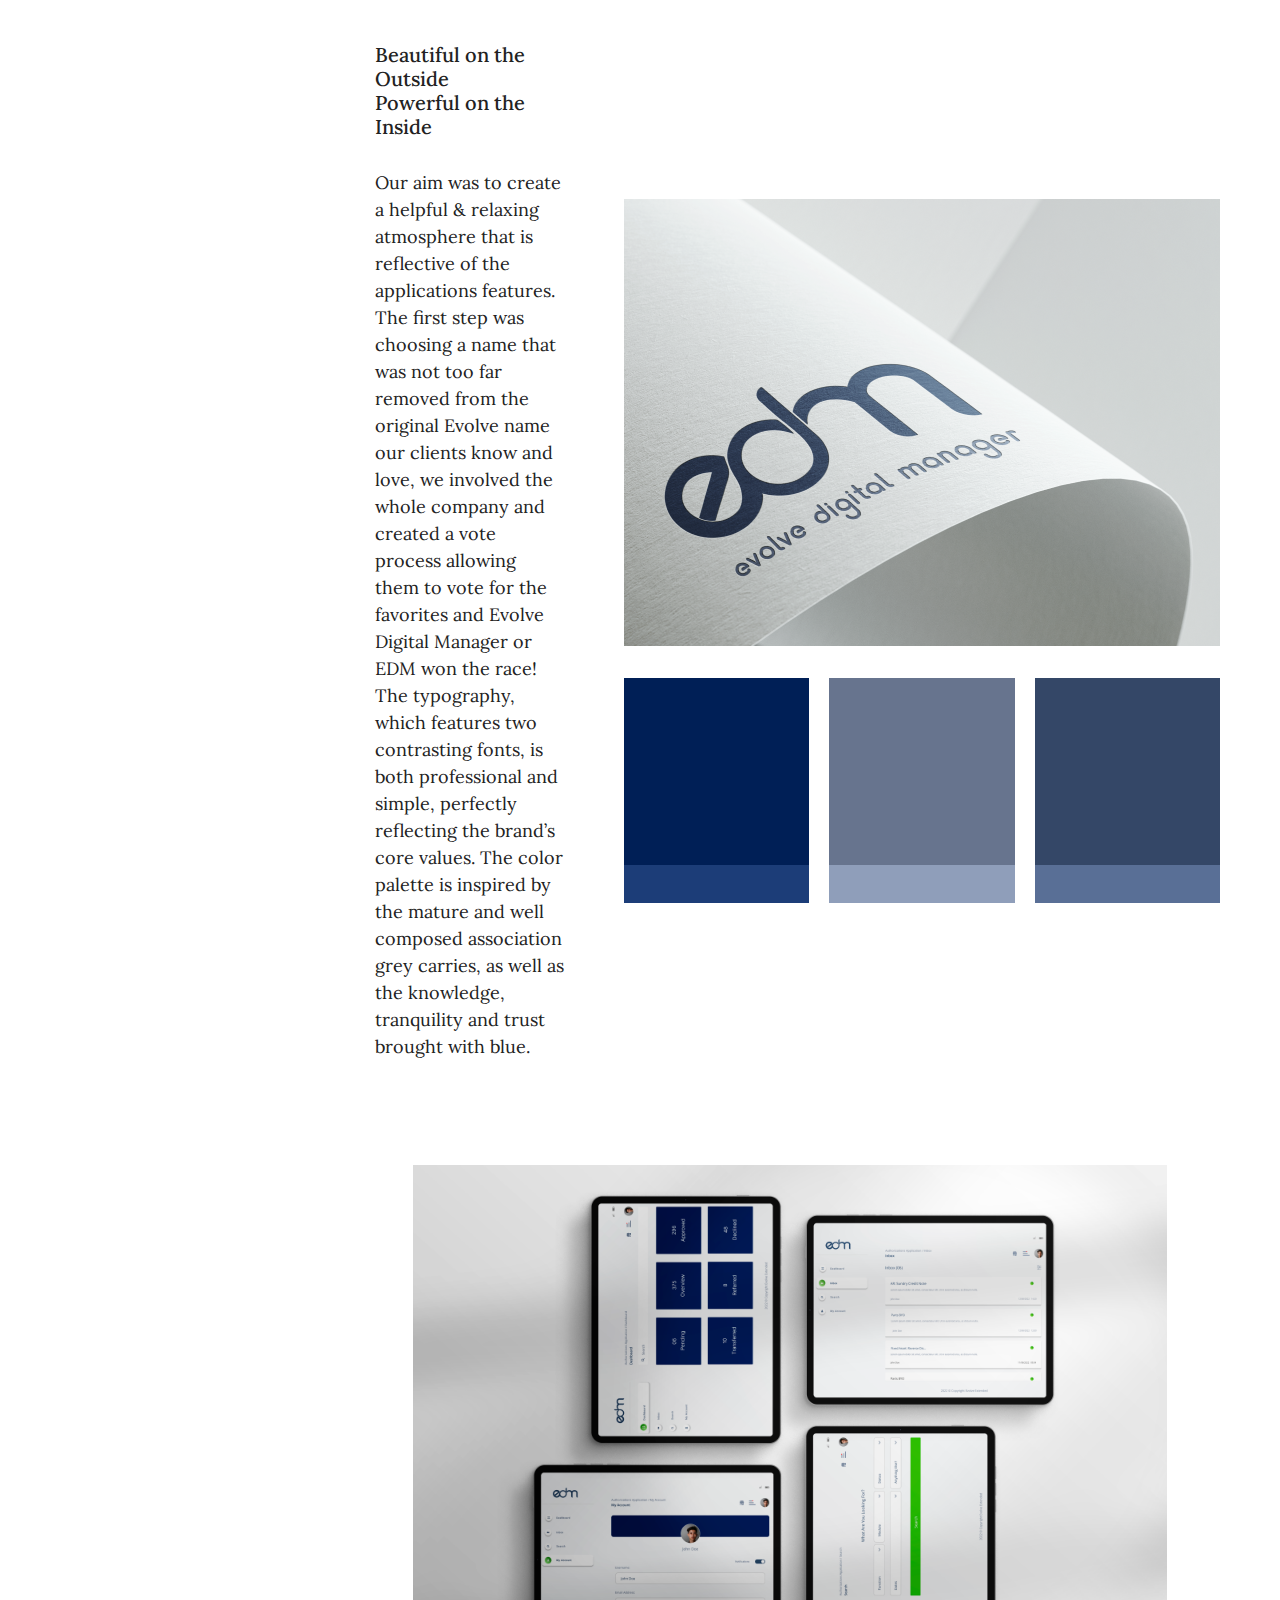
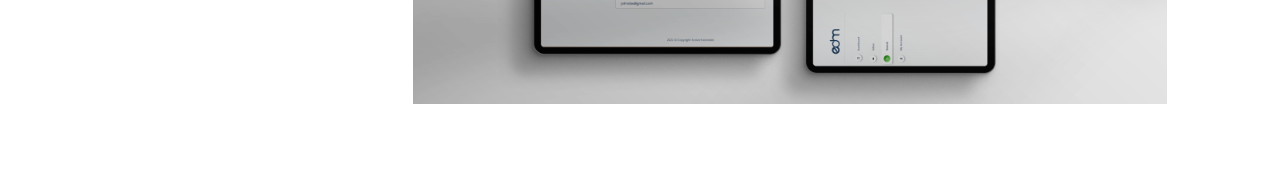
<file: portfolio-details-five.html>
<!DOCTYPE html>
<html lang="en">

<head>
  <meta charset="utf-8">
  <meta content="width=device-width, initial-scale=1.0" name="viewport">

  <title>Mischka Kruger - UX Design</title>
  <meta content="" name="description">
  <meta content="" name="keywords">

  <!-- Favicons -->
  <link href="assets/img/favicon.png" rel="icon">
  <link href="assets/img/apple-touch-icon.png" rel="apple-touch-icon">

  <!-- Google Fonts -->
  <link href="https://fonts.googleapis.com/css?family=Open+Sans:300,300i,400,400i,600,600i,700,700i|Raleway:300,300i,400,400i,500,500i,600,600i,700,700i|Poppins:300,300i,400,400i,500,500i,600,600i,700,700i" rel="stylesheet">

  <!-- Vendor CSS Files -->
  <link href="assets/vendor/aos/aos.css" rel="stylesheet">
  <link href="assets/vendor/bootstrap/css/bootstrap.min.css" rel="stylesheet">
  <link href="assets/vendor/bootstrap-icons/bootstrap-icons.css" rel="stylesheet">
  <link href="assets/vendor/boxicons/css/boxicons.min.css" rel="stylesheet">
  <link href="assets/vendor/glightbox/css/glightbox.min.css" rel="stylesheet">
  <link href="assets/vendor/swiper/swiper-bundle.min.css" rel="stylesheet">

  <!-- Main CSS File -->
  <link href="assets/css/style.css" rel="stylesheet">

</head>

<body>

  <!-- ======= Mobile nav toggle button ======= -->
  <i class="bi bi-list mobile-nav-toggle d-xl-none"></i>

  <!-- ======= Header ======= -->
  <header id="header">
    <div class="d-flex flex-column">

      <div class="profile">
        <img src="assets/img/profile-img.png" alt=""  class="img-fluid rounded-circle">
        <h1 class="text-light"><a href="index.html">Mischka Kruger</a></h1>
        <div class="social-links mt-3 text-center">
          <a href="https://www.linkedin.com/in/%F0%9D%99%BC%F0%9D%9A%92%F0%9D%9A%9C%F0%9D%9A%8C%F0%9D%9A%91%F0%9D%9A%94%F0%9D%9A%8A-%F0%9D%99%BA%F0%9D%9A%9B%F0%9D%9A%9E%F0%9D%9A%90%F0%9D%9A%8E%F0%9D%9A%9B-25aab91a3/" target="blank" class="linkedin"><i class="bx bxl-linkedin"></i></a>
          <a href="https://github.com/Mischka-Design" target="blank" class="gitHub"><i class="bx bxl-github"></i></a>
          <a href="https://www.facebook.com/mischka.kruger.9/" target="blank" class="facebook"><i class="bx bxl-facebook"></i></a>
          <a href="https://www.instagram.com/mischka_kruger/" target="blank" class="instagram"><i class="bx bxl-instagram"></i></a>
        </div>
      </div>

      <nav id="navbar" class="nav-menu navbar">
        <ul>
          <li><a href="https://mischka-design.github.io/Portfolio/" class="nav-link scrollto active"><i class="bx bx-home"></i> <span>Home</span></a></li>
          <li><a href="#portfolio" class="nav-link scrollto"><i class="bx bx-book-content"></i> <span>Portfolio</span></a></li>
          <li><a href="#about" class="nav-link scrollto"><i class="bx bx-user"></i> <span>About</span></a></li>
         <!--<li><a href="#resume" class="nav-link scrollto"><i class="bx bx-file-blank"></i> <span>Resume</span></a></li>--> 
          <li><a href="#services" class="nav-link scrollto"><i class="bx bx-server"></i> <span>Services</span></a></li>
          <li><a href="#contact" class="nav-link scrollto"><i class="bx bx-envelope"></i> <span>Contact</span></a></li>
        </ul>
      </nav><!-- .nav-menu -->
    </div>
  </header><!-- End Header -->

  <main id="main">

    <!-- ======= Breadcrumbs ======= -->
    <section id="breadcrumbs" class="breadcrumbs">
      <div class="container">

        <div class="d-flex justify-content-between align-items-center">
          <ol>
            <li><a href="index.html">Home</a></li>
            <li>Evolve Digital Manager</li>
          </ol>
        </div>

        <div class="project-heading">
          <h2>Evolve Digital Manager</h2>
          <h4 class="project-sub">Managing Made Easy</h4>
        </div>

      </div>
    </section><!-- End Breadcrumbs -->

<!-- ======= Portfolio Details Section ======= -->
<section id="portfolio-details" class="portfolio-details">
  <div class="container">

    <div class="row gy-4">

      <div class="project-intro-img">
        <div class="portfolio-details- -container">
          <div class="swiper-wrapper align-items-center">

            <div class="swiper-">
              <img src="assets/img/portfolio/edm-platform-1.png" alt="Evolve Digital Manager Project UI">
            </div>

          </div>
        </div>
      </div>


    </div>

  </div>
  <div class="case-study">
    <div class="case-study-details">
      <img src="assets/img/portfolio/edm-2.png" alt="Process Flow">
    </div>
    <div class="case-study-details">
      <h2>The User Experience</br>
        supporting market retention and growth outcome</h2>
      <p>Our aim was to create a multi-channel portal application that provides extended functionality to it’s users and that would become the go-to-application for daily operations at dealerships in areas that span service, sales, parts, finance and data domains. We also wanted to provide security surrounding business-to-business financial transactions, optimize vehicle stock take processes and provide users with early operation risks that the dealerships might encounter. </p>
    </div>
    </div>
  </div>

  <div class="case-study">
    <div class="case-study-details">
      <h2>Beautiful on the Outside</br>
        Powerful on the Inside</h2>
      <p>Our aim was to create a helpful & relaxing atmosphere that is reflective of the applications features. The first step was choosing a name that was not too far removed from the original Evolve name our clients know and love, we involved the whole company and created a vote process allowing them to vote for the favorites and Evolve Digital Manager or EDM won the race!
        The typography, which features two contrasting fonts, is both professional and simple, perfectly reflecting the brand’s core values. The color palette is inspired by the mature and well composed association grey carries, as well as the knowledge, tranquility and trust brought with blue.</p>
    </div>
    <div class="case-study-details">
      <img src="assets/img/portfolio/edm-4.png" alt="EDM Logo">
    </div>
    </div>
      
      <div class="case-images">
        <div class="case-image">
        <img src="assets/img/portfolio/EDM-Mockups.png" alt="EDM Dashboards">
      </div>
    </div>
</section><!-- End Portfolio Details Section --><!-- End Portfolio Details Section -->

  </main><!-- End #main -->

  <!-- ======= Footer ======= -->
  <footer id="footer">
    <div class="container">
      <div class="copyright">
        &copy; Copyright <strong><span>Mischka Kruger</span></strong>
      </div>
      <div class="credits">
 Designed by <a href="https://bootstrapmade.com/">MiDesign</a>
      </div>
    </div>
  </footer><!-- End  Footer -->

  <a href="#" class="back-to-top d-flex align-items-center justify-content-center"><i class="bi bi-arrow-up-short"></i></a>

  <!-- Vendor JS Files -->
  <script src="assets/vendor/aos/aos.js"></script>
  <script src="assets/vendor/bootstrap/js/bootstrap.bundle.min.js"></script>
  <script src="assets/vendor/glightbox/js/glightbox.min.js"></script>
  <script src="assets/vendor/isotope-layout/isotope.pkgd.min.js"></script>
  <script src="assets/vendor/php-email-form/validate.js"></script>
  <script src="assets/vendor/purecounter/purecounter.js"></script>
  <script src="assets/vendor/swiper/swiper-bundle.min.js"></script>
  <script src="assets/vendor/typed.js/typed.min.js"></script>
  <script src="assets/vendor/waypoints/noframework.waypoints.js"></script>

  <!-- Main JS File -->
  <script src="assets/js/main.js"></script>

</body>

</html>
</file>
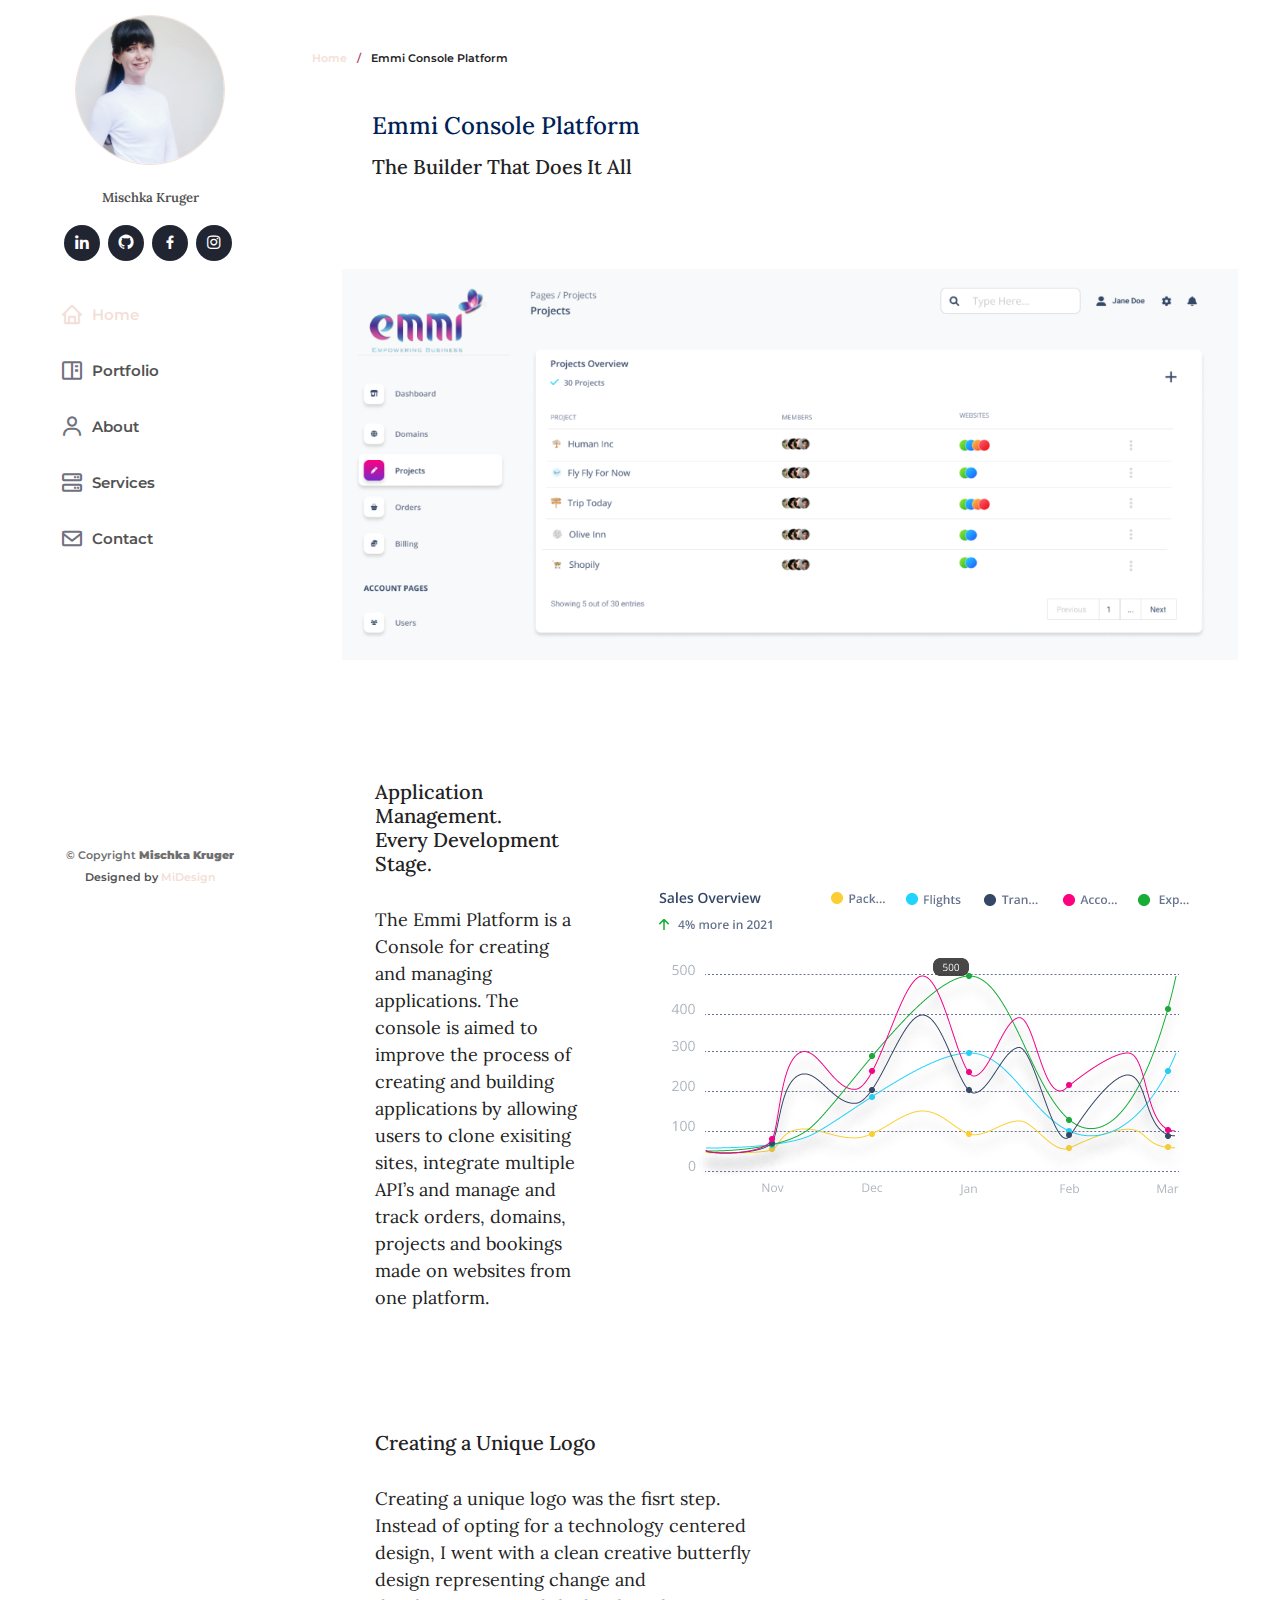
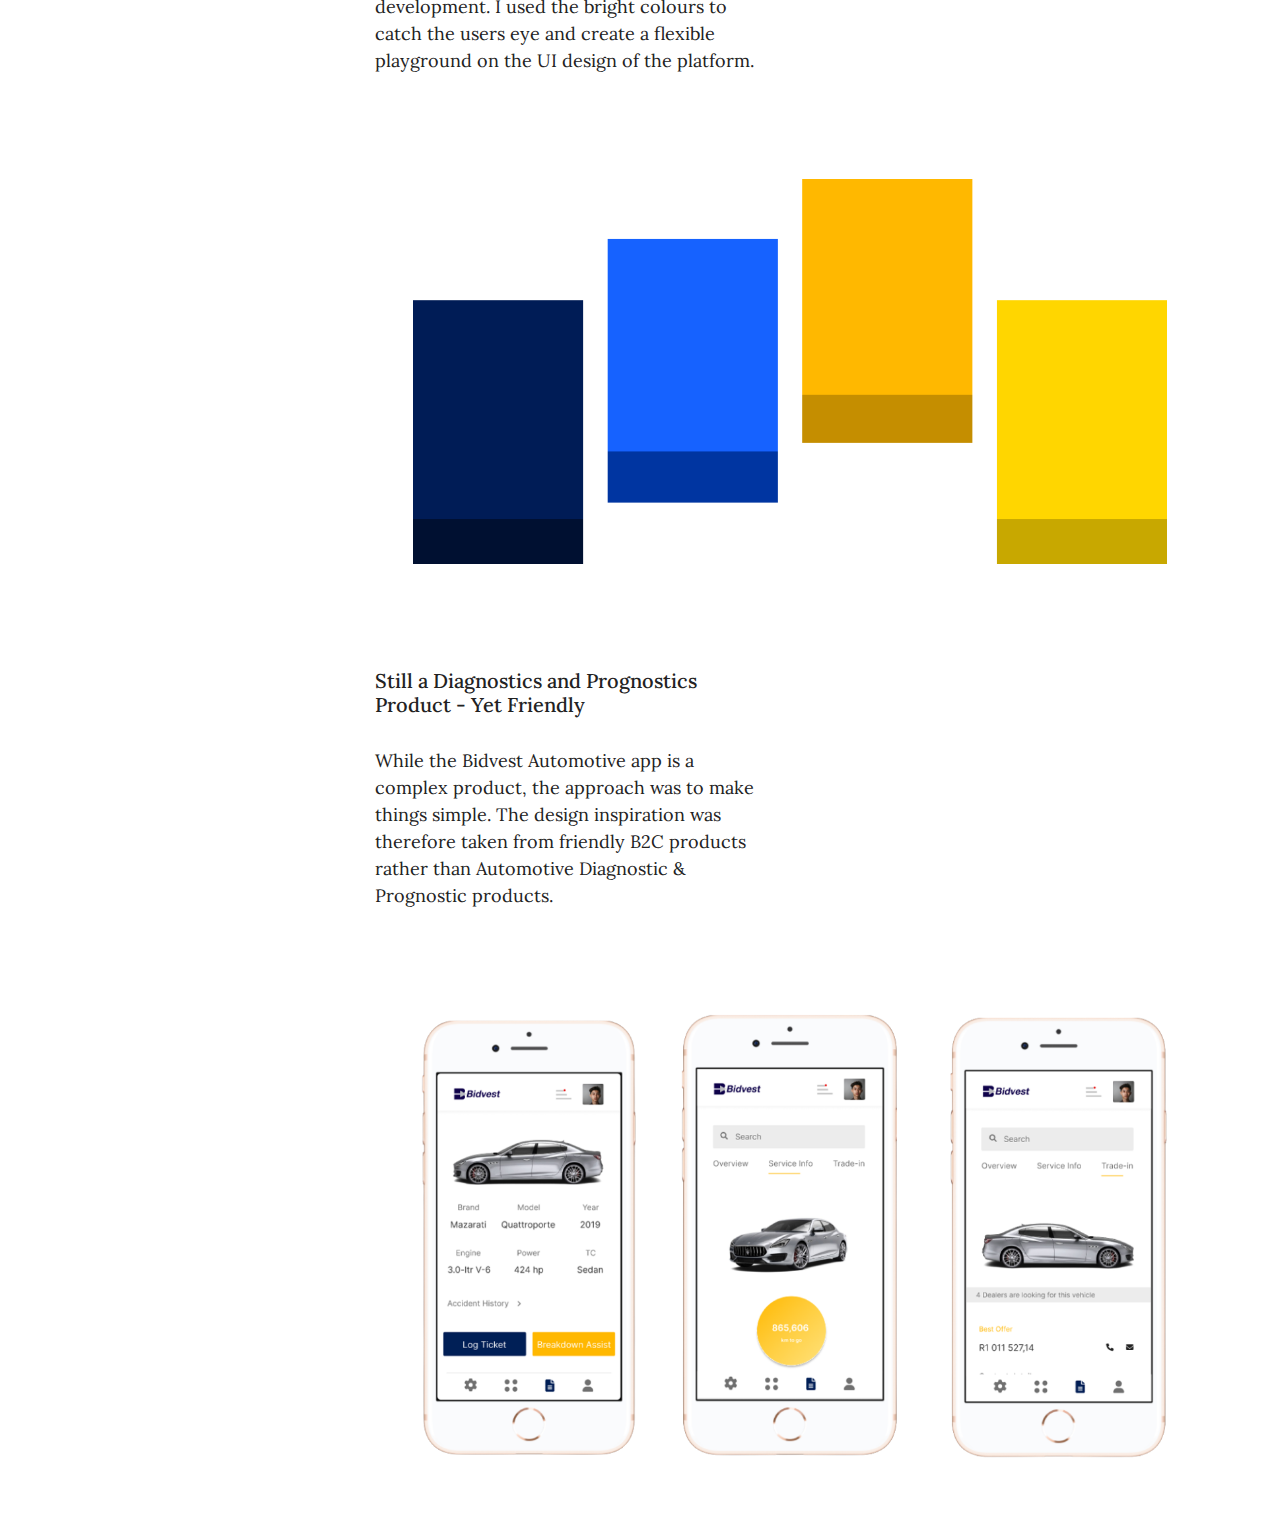
<file: portfolio-details-four.html>
<!DOCTYPE html>
<html lang="en">

<head>
  <meta charset="utf-8">
  <meta content="width=device-width, initial-scale=1.0" name="viewport">

  <title>Mischka Kruger - UX/UI Design</title>
  <meta content="" name="description">
  <meta content="" name="keywords">

  <!-- Favicons -->
  <link href="assets/img/favicon.png" rel="icon">
  <link href="assets/img/apple-touch-icon.png" rel="apple-touch-icon">

  <!-- Google Fonts -->
  <link href="https://fonts.googleapis.com/css?family=Open+Sans:300,300i,400,400i,600,600i,700,700i|Raleway:300,300i,400,400i,500,500i,600,600i,700,700i|Poppins:300,300i,400,400i,500,500i,600,600i,700,700i" rel="stylesheet">

  <!-- Vendor CSS Files -->
  <link href="assets/vendor/aos/aos.css" rel="stylesheet">
  <link href="assets/vendor/bootstrap/css/bootstrap.min.css" rel="stylesheet">
  <link href="assets/vendor/bootstrap-icons/bootstrap-icons.css" rel="stylesheet">
  <link href="assets/vendor/boxicons/css/boxicons.min.css" rel="stylesheet">
  <link href="assets/vendor/glightbox/css/glightbox.min.css" rel="stylesheet">
  <link href="assets/vendor/swiper/swiper-bundle.min.css" rel="stylesheet">

  <!-- Main CSS File -->
  <link href="assets/css/style.css" rel="stylesheet">

</head>

<body>

  <!-- ======= Mobile nav toggle button ======= -->
  <i class="bi bi-list mobile-nav-toggle d-xl-none"></i>

  <!-- ======= Header ======= -->
  <header id="header">
    <div class="d-flex flex-column">

      <div class="profile">
        <img src="assets/img/profile-img.png" alt=""  class="img-fluid rounded-circle">
        <h1 class="text-light"><a href="index.html">Mischka Kruger</a></h1>
        <div class="social-links mt-3 text-center">
          <a href="https://www.linkedin.com/in/%F0%9D%99%BC%F0%9D%9A%92%F0%9D%9A%9C%F0%9D%9A%8C%F0%9D%9A%91%F0%9D%9A%94%F0%9D%9A%8A-%F0%9D%99%BA%F0%9D%9A%9B%F0%9D%9A%9E%F0%9D%9A%90%F0%9D%9A%8E%F0%9D%9A%9B-25aab91a3/" target="blank" class="linkedin"><i class="bx bxl-linkedin"></i></a>
          <a href="https://github.com/Mischka-Design" target="blank" class="gitHub"><i class="bx bxl-github"></i></a>
          <a href="https://www.facebook.com/mischka.kruger.9/" target="blank" class="facebook"><i class="bx bxl-facebook"></i></a>
          <a href="https://www.instagram.com/mischka_kruger/" target="blank" class="instagram"><i class="bx bxl-instagram"></i></a>
        </div>
      </div>

      <nav id="navbar" class="nav-menu navbar">
        <ul>
          <li><a href="https://mischka-design.github.io/Portfolio/" class="nav-link scrollto active"><i class="bx bx-home"></i> <span>Home</span></a></li>
          <li><a href="#portfolio" class="nav-link scrollto"><i class="bx bx-book-content"></i> <span>Portfolio</span></a></li>
          <li><a href="#about" class="nav-link scrollto"><i class="bx bx-user"></i> <span>About</span></a></li>
         <!--<li><a href="#resume" class="nav-link scrollto"><i class="bx bx-file-blank"></i> <span>Resume</span></a></li>--> 
          <li><a href="#services" class="nav-link scrollto"><i class="bx bx-server"></i> <span>Services</span></a></li>
          <li><a href="#contact" class="nav-link scrollto"><i class="bx bx-envelope"></i> <span>Contact</span></a></li>
        </ul>
      </nav><!-- .nav-menu -->
    </div>
  </header><!-- End Header -->

  <main id="main">

    <!-- ======= Breadcrumbs ======= -->
    <section id="breadcrumbs" class="breadcrumbs">
      <div class="container">

        <div class="d-flex justify-content-between align-items-center">
          <ol>
            <li><a href="index.html">Home</a></li>
            <li>Emmi Console Platform</li>
          </ol>
        </div>

        <div class="project-heading">
          <h2>Emmi Console Platform</h2>
          <h4 class="project-sub">The Builder That Does It All</h4>
        </div>

      </div>
    </section><!-- End Breadcrumbs -->

    <!-- ======= Portfolio Details Section ======= -->
    <section id="portfolio-details" class="portfolio-details">
      <div class="container">

        <div class="row gy-4">

          <div class="project-intro-img">
            <div class="portfolio-details- -container">
              <div class="swiper-wrapper align-items-center">

                <div class="swiper-">
                  <img src="assets/img/portfolio/emmi-platform-1.png" alt="Emmi Platform Project UI">
                </div>

              </div>
            </div>
          </div>


        </div>

      </div>
      <div class="case-study">
        <div class="case-study-details">
          <h2>Application Management.</br> 
            Every Development Stage.</h2>
          <p>The Emmi Platform is a Console for creating and managing applications. The console is aimed to improve the process of creating and building applications by allowing users to clone exisiting sites, integrate multiple  API’s  and manage and track orders, domains, projects and bookings made on websites from one platform.</p>
        </div>
        <div class="case-study-details">
          <img src="assets/img/portfolio/emmi-platform-2.png" alt="Sales Statistics">
        </div>
        </div>
      </div>
      <div class="case-study">
        <div class="case-study-details">
          <h2>Creating a Unique Logo</h2>
          <p>Creating a unique logo was the fisrt step. Instead of opting for a technology centered design, I went with a clean creative butterfly design representing change and development. I used the bright colours to catch the users eye and create a flexible playground on the UI design of the platform.</p>
        </div>
        <div class="case-study-details">
          <h1></h1>
        </div>
        </div>
        
        <div class="case-images">
          <div class="case-image">
          <img src="assets/img/portfolio/Bidvest-3.png" alt="Bidvest Colours">
        </div>
        <div class="case-study">
          <div class="case-study-details">
            <h2>Still a Diagnostics and Prognostics Product -
  Yet Friendly</h2>
            <p>While the Bidvest Automotive app is a complex product, the approach was to make things simple. The design inspiration was therefore taken from friendly B2C products rather than Automotive Diagnostic & Prognostic products.</p>
          </div>
          <div class="case-study-details">
            <h1></h1>
          </div>
          </div>
          
          <div class="case-images">
            <div class="case-image">
            <img src="assets/img/portfolio/bidvest-4.png" alt="Bidvest App">
          </div>
        </div>        
    </section><!-- End Portfolio Details Section -->

  </main><!-- End #main -->

  <!-- ======= Footer ======= -->
  <footer id="footer">
    <div class="container">
      <div class="copyright">
        &copy; Copyright <strong><span>Mischka Kruger</span></strong>
      </div>
      <div class="credits">
 Designed by <a href="https://bootstrapmade.com/">MiDesign</a>
      </div>
    </div>
  </footer><!-- End  Footer -->

  <a href="#" class="back-to-top d-flex align-items-center justify-content-center"><i class="bi bi-arrow-up-short"></i></a>

  <!-- Vendor JS Files -->
  <script src="assets/vendor/aos/aos.js"></script>
  <script src="assets/vendor/bootstrap/js/bootstrap.bundle.min.js"></script>
  <script src="assets/vendor/glightbox/js/glightbox.min.js"></script>
  <script src="assets/vendor/isotope-layout/isotope.pkgd.min.js"></script>
  <script src="assets/vendor/php-email-form/validate.js"></script>
  <script src="assets/vendor/purecounter/purecounter.js"></script>
  <script src="assets/vendor/swiper/swiper-bundle.min.js"></script>
  <script src="assets/vendor/typed.js/typed.min.js"></script>
  <script src="assets/vendor/waypoints/noframework.waypoints.js"></script>

  <!-- Main JS File -->
  <script src="assets/js/main.js"></script>

</body>

</html>
</file>
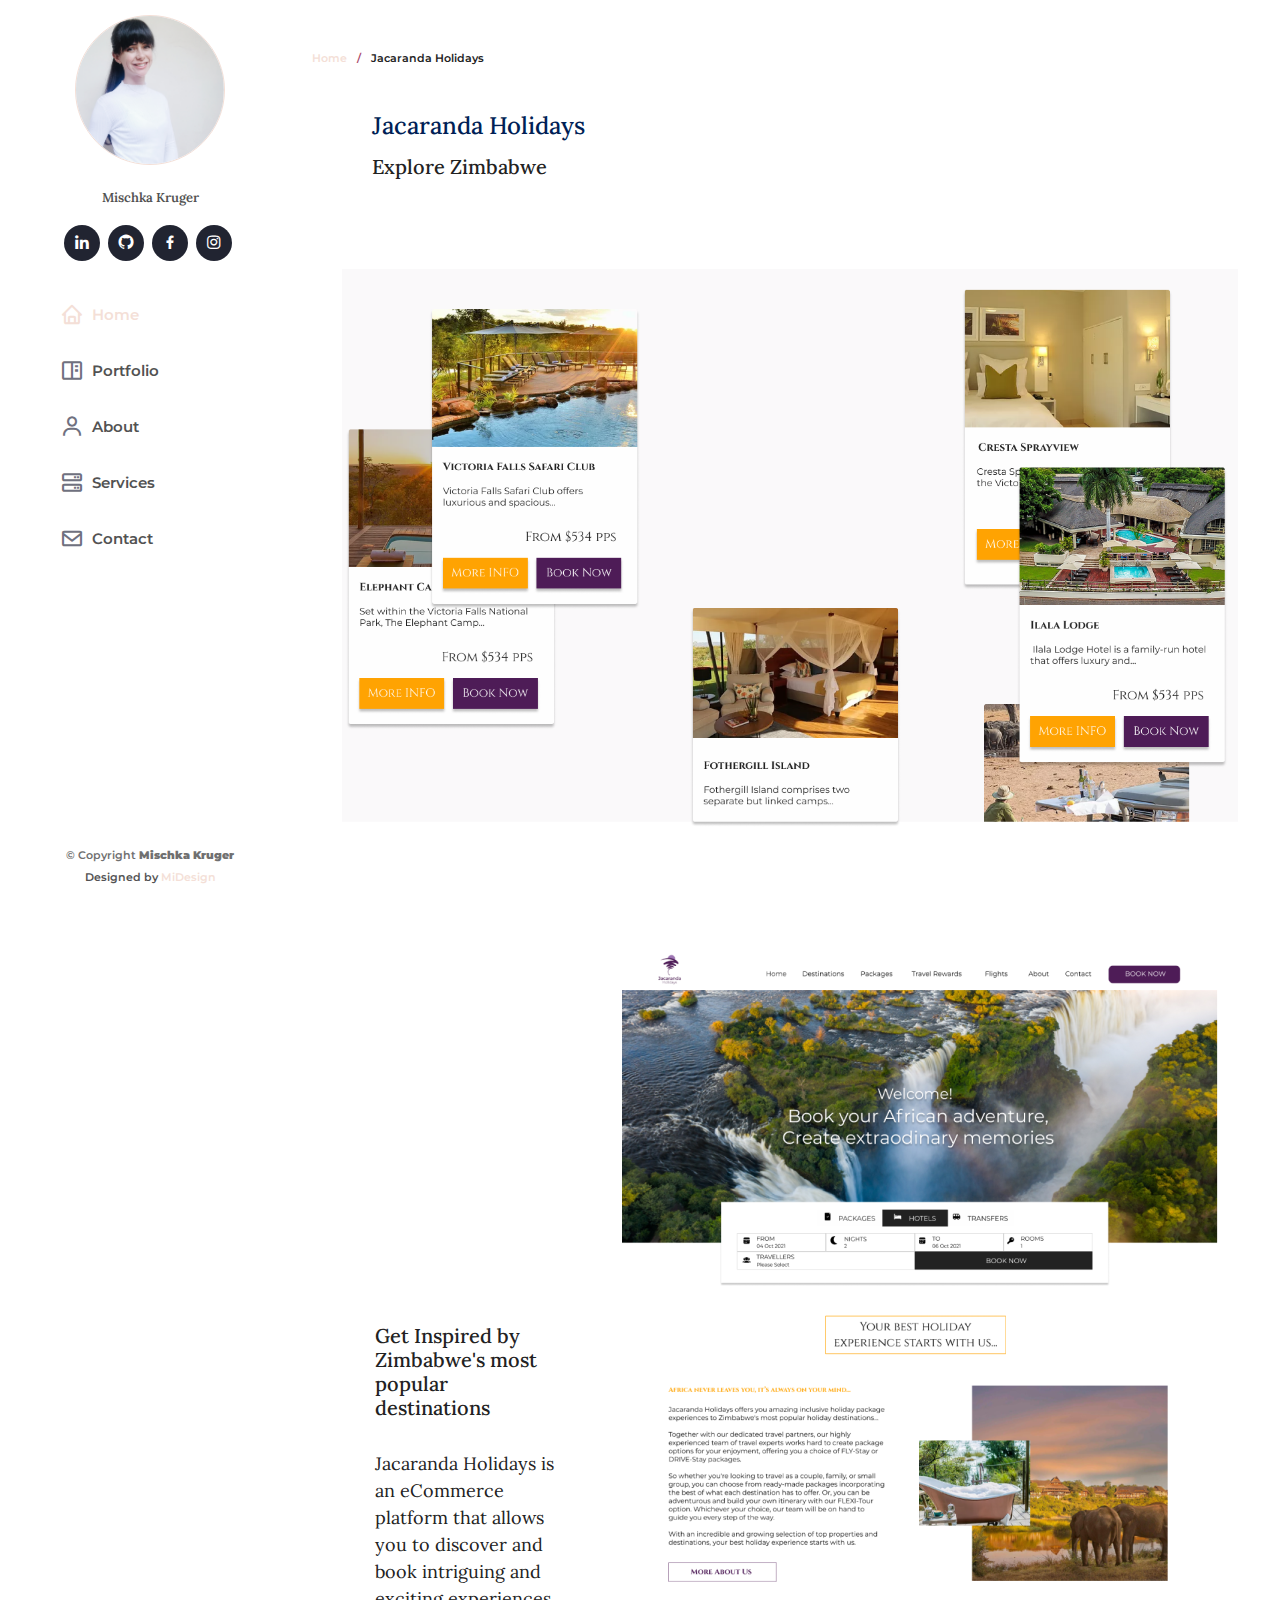
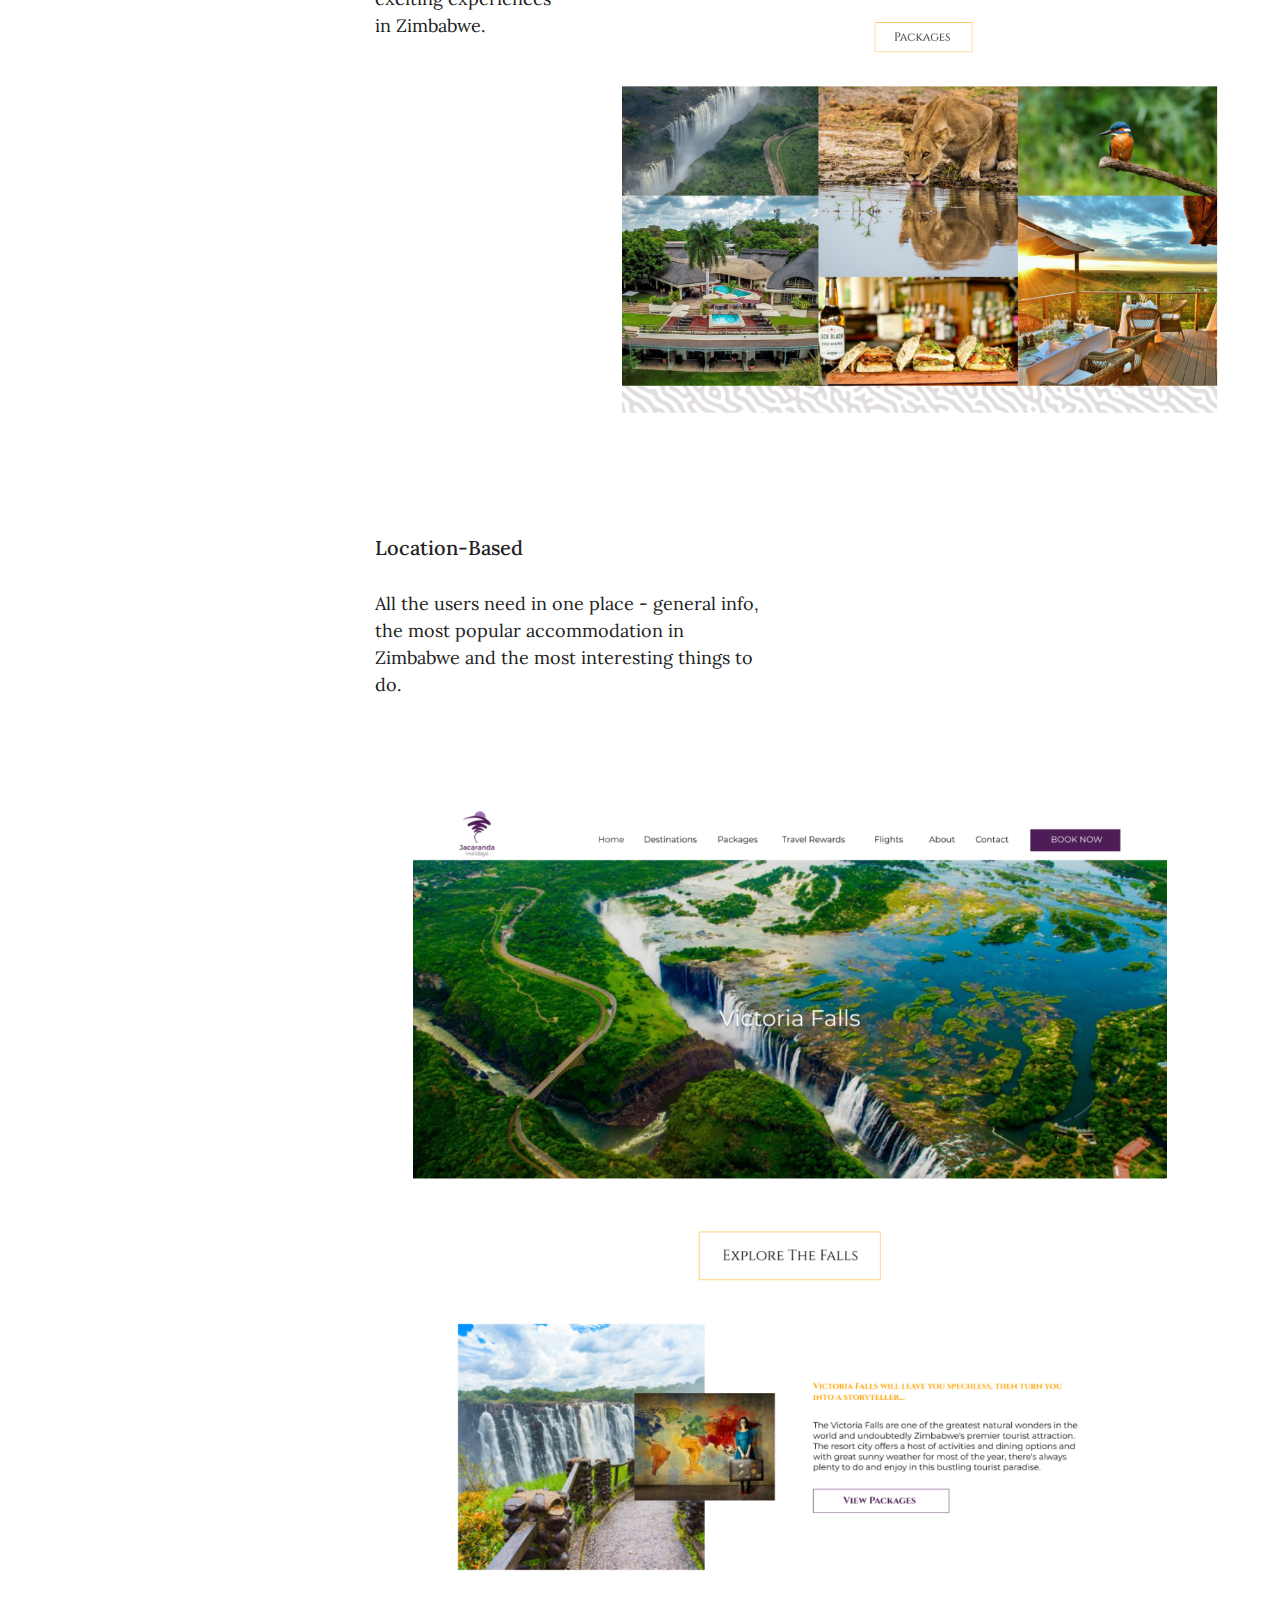
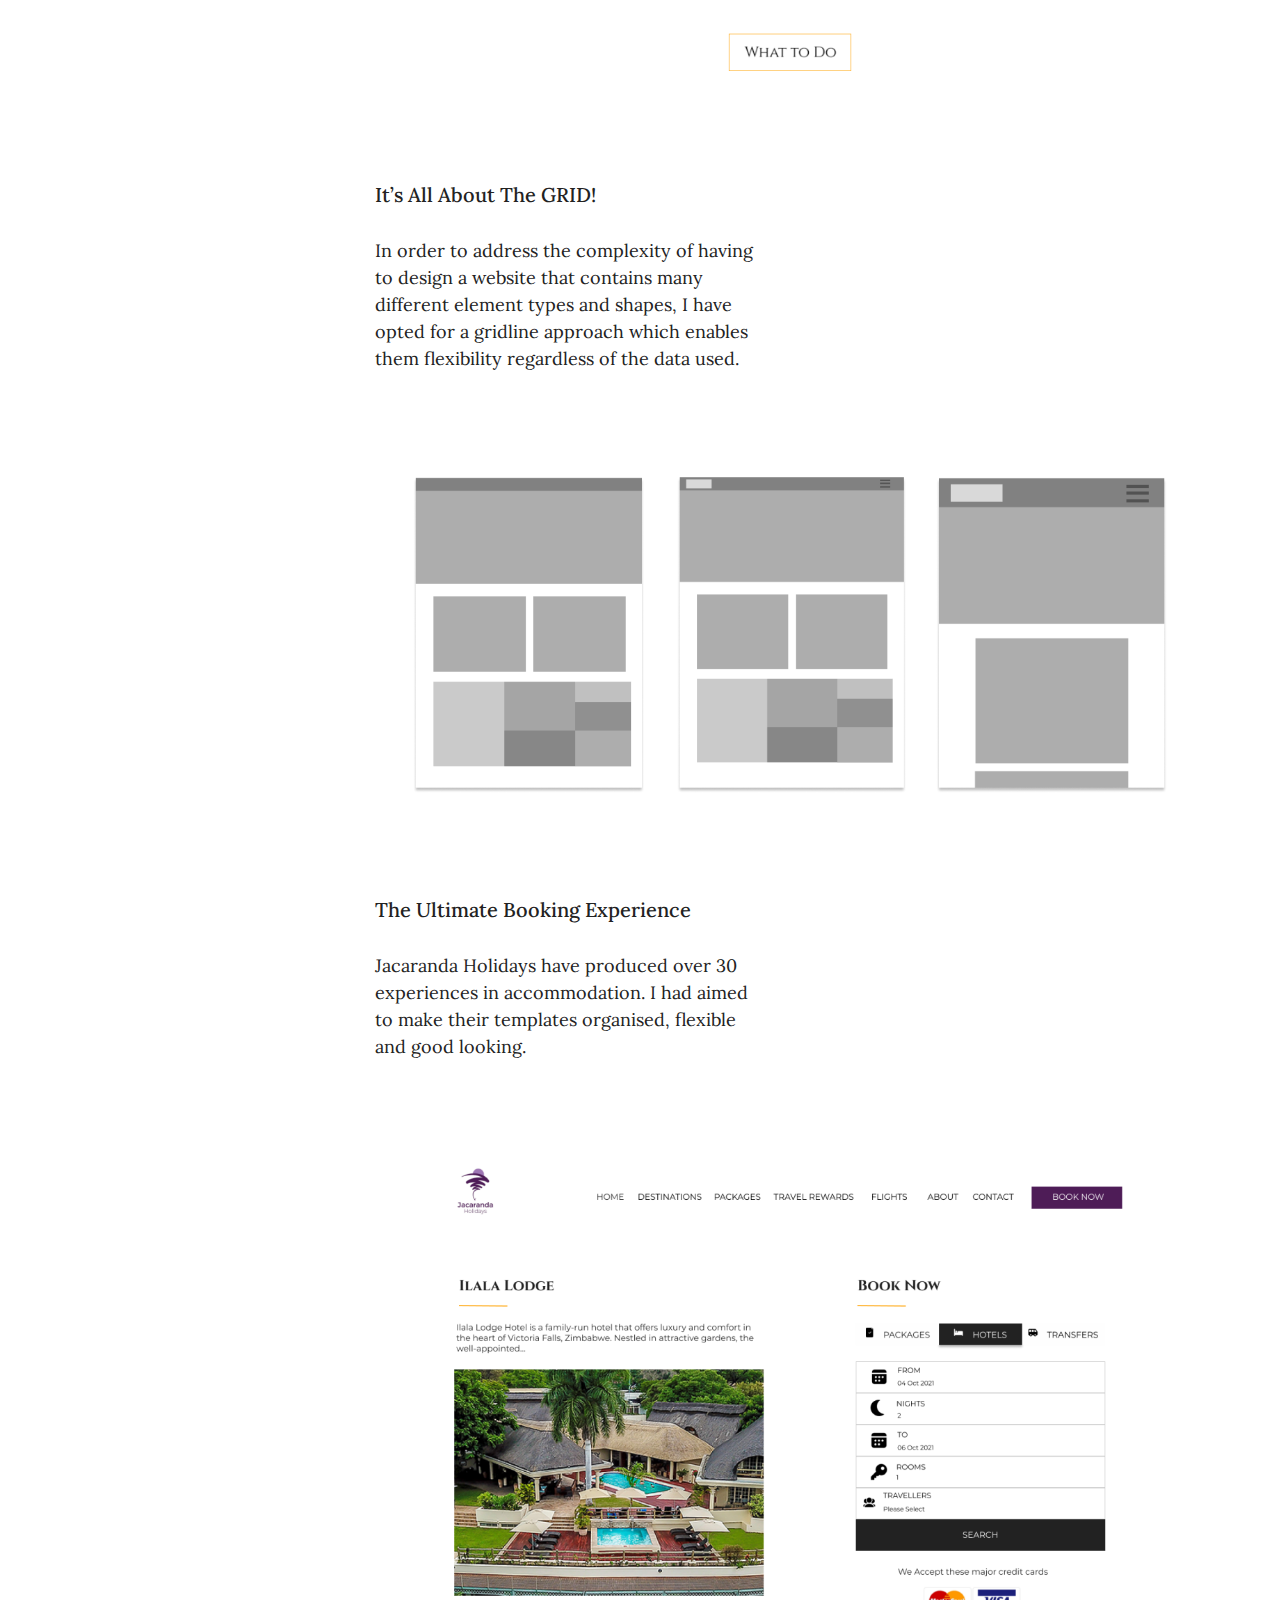
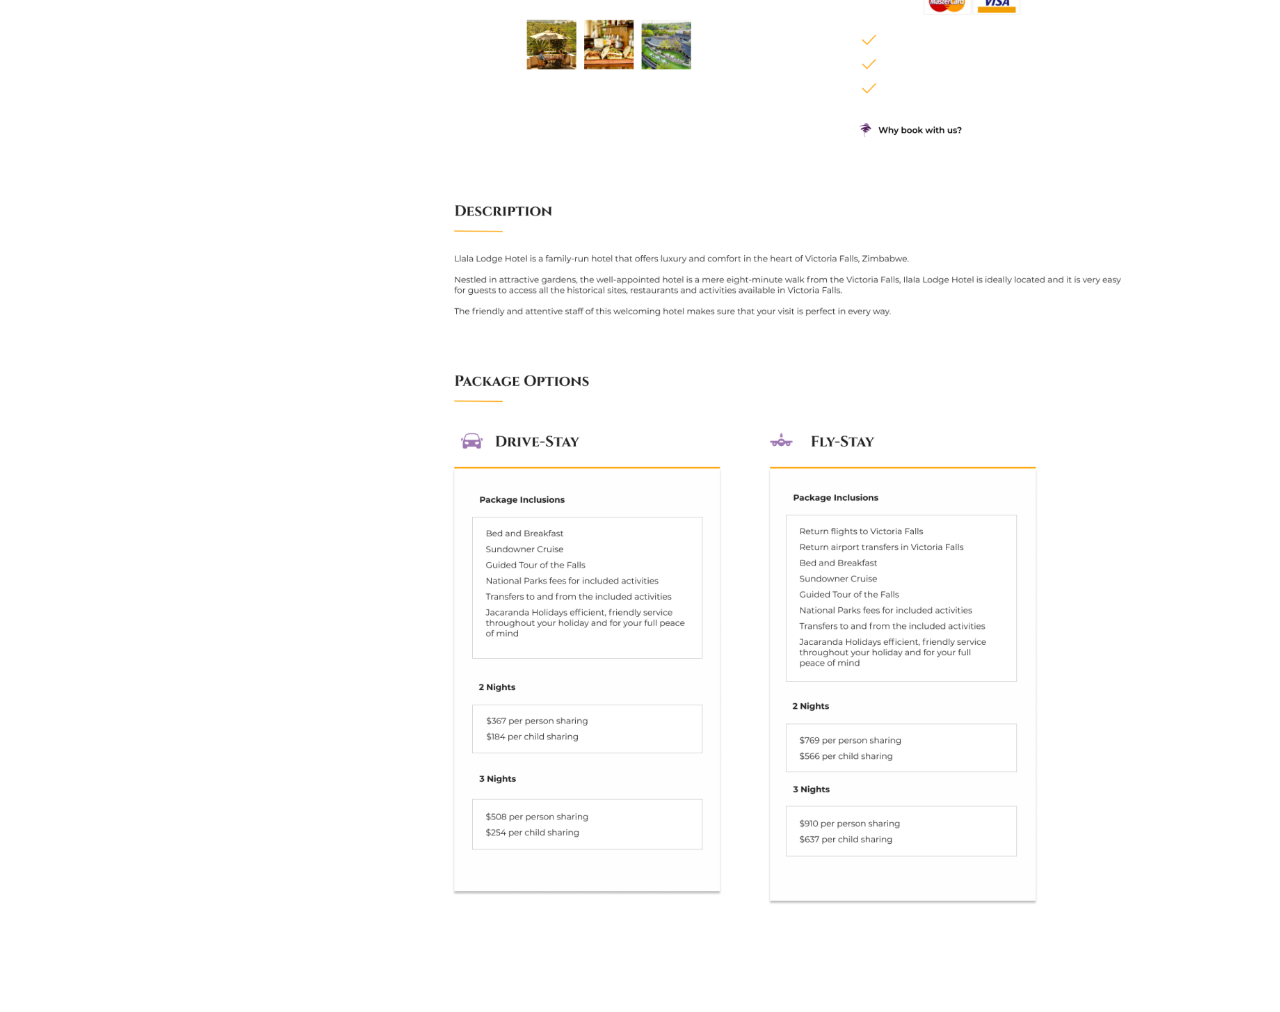
<file: portfolio-details-three.html>
<!DOCTYPE html>
<html lang="en">

<head>
  <meta charset="utf-8">
  <meta content="width=device-width, initial-scale=1.0" name="viewport">

  <title>Mischka Kruger - UX Design</title>
  <meta content="" name="description">
  <meta content="" name="keywords">

  <!-- Favicons -->
  <link href="assets/img/favicon.png" rel="icon">
  <link href="assets/img/apple-touch-icon.png" rel="apple-touch-icon">

  <!-- Google Fonts -->
  <link href="https://fonts.googleapis.com/css?family=Open+Sans:300,300i,400,400i,600,600i,700,700i|Raleway:300,300i,400,400i,500,500i,600,600i,700,700i|Poppins:300,300i,400,400i,500,500i,600,600i,700,700i" rel="stylesheet">

  <!-- Vendor CSS Files -->
  <link href="assets/vendor/aos/aos.css" rel="stylesheet">
  <link href="assets/vendor/bootstrap/css/bootstrap.min.css" rel="stylesheet">
  <link href="assets/vendor/bootstrap-icons/bootstrap-icons.css" rel="stylesheet">
  <link href="assets/vendor/boxicons/css/boxicons.min.css" rel="stylesheet">
  <link href="assets/vendor/glightbox/css/glightbox.min.css" rel="stylesheet">
  <link href="assets/vendor/swiper/swiper-bundle.min.css" rel="stylesheet">

  <!-- Main CSS File -->
  <link href="assets/css/style.css" rel="stylesheet">

</head>

<body>

  <!-- ======= Mobile nav toggle button ======= -->
  <i class="bi bi-list mobile-nav-toggle d-xl-none"></i>

  <!-- ======= Header ======= -->
  <header id="header">
    <div class="d-flex flex-column">

      <div class="profile">
        <img src="assets/img/profile-img.png" alt=""  class="img-fluid rounded-circle">
        <h1 class="text-light"><a href="index.html">Mischka Kruger</a></h1>
        <div class="social-links mt-3 text-center">
          <a href="https://www.linkedin.com/in/%F0%9D%99%BC%F0%9D%9A%92%F0%9D%9A%9C%F0%9D%9A%8C%F0%9D%9A%91%F0%9D%9A%94%F0%9D%9A%8A-%F0%9D%99%BA%F0%9D%9A%9B%F0%9D%9A%9E%F0%9D%9A%90%F0%9D%9A%8E%F0%9D%9A%9B-25aab91a3/" target="blank" class="linkedin"><i class="bx bxl-linkedin"></i></a>
          <a href="https://github.com/Mischka-Design" target="blank" class="gitHub"><i class="bx bxl-github"></i></a>
          <a href="https://www.facebook.com/mischka.kruger.9/" target="blank" class="facebook"><i class="bx bxl-facebook"></i></a>
          <a href="https://www.instagram.com/mischka_kruger/" target="blank" class="instagram"><i class="bx bxl-instagram"></i></a>
        </div>
      </div>

      <nav id="navbar" class="nav-menu navbar">
        <ul>
          <li><a href="https://mischka-design.github.io/Portfolio/" class="nav-link scrollto active"><i class="bx bx-home"></i> <span>Home</span></a></li>
          <li><a href="#portfolio" class="nav-link scrollto"><i class="bx bx-book-content"></i> <span>Portfolio</span></a></li>
          <li><a href="#about" class="nav-link scrollto"><i class="bx bx-user"></i> <span>About</span></a></li>
         <!--<li><a href="#resume" class="nav-link scrollto"><i class="bx bx-file-blank"></i> <span>Resume</span></a></li>--> 
          <li><a href="#services" class="nav-link scrollto"><i class="bx bx-server"></i> <span>Services</span></a></li>
          <li><a href="#contact" class="nav-link scrollto"><i class="bx bx-envelope"></i> <span>Contact</span></a></li>
        </ul>
      </nav><!-- .nav-menu -->
    </div>
  </header><!-- End Header -->

  <main id="main">

    <!-- ======= Breadcrumbs ======= -->
    <section id="breadcrumbs" class="breadcrumbs">
      <div class="container">

        <div class="d-flex justify-content-between align-items-center">
          <ol>
            <li><a href="index.html">Home</a></li>
            <li>Jacaranda Holidays</li>
          </ol>
        </div>

        <div class="project-heading">
          <h2>Jacaranda Holidays</h2>
          <h4 class="project-sub">Explore Zimbabwe</h4>
        </div>

      </div>
    </section><!-- End Breadcrumbs -->

    <!-- ======= Portfolio Details Section ======= -->
    <section id="portfolio-details" class="portfolio-details">
      <div class="container">

        <div class="row gy-4">

          <div class="project-intro-img">
            <div class="portfolio-details- -container">
              <div class="swiper-wrapper align-items-center">

                <div class="swiper-">
                  <img src="assets/img/portfolio/jacaranda-holidays-1.png" alt="Jacaranda Holidays Website">
                </div>

              </div>
            </div>
          </div>


        </div>

      </div>
      <div class="case-study">
        <div class="case-study-details">
          <h2>Get Inspired by Zimbabwe's most popular destinations</h2>
          <p>Jacaranda Holidays is an eCommerce platform that allows you to discover and book intriguing and exciting experiences in Zimbabwe.</p>
        </div>
        <div class="case-study-details">
          <img src="assets/img/portfolio/jacaranda-holidays-2.png" alt="Website Homepage">
        </div>
        </div>
      </div>
      <div class="case-study">
        <div class="case-study-details">
          <h2>Location-Based</h2>
          <p>All the users need in one place - general info, the most popular accommodation in Zimbabwe and the most interesting things to do.</p>
        </div>
        <div class="case-study-details">
          <h1></h1>
        </div>
        </div>
        
        <div class="case-images">
          <div class="case-image">
          <img src="assets/img/portfolio/jacaranda-holidays-3.png" alt="Jacaranda Holidays Destinations">
        </div>
        <div class="case-study">
          <div class="case-study-details">
            <h2>It’s All About The GRID!</h2>
            <p>In order to address the complexity of having to design a website that contains many different element types and shapes, I have opted for a gridline approach which enables them flexibility regardless of the data used.</p>
          </div>
          <div class="case-study-details">
            <h1></h1>
          </div>
          </div>
          
          <div class="case-images">
            <div class="case-image">
            <img src="assets/img/portfolio/jacaranda-holidays-4.png" alt="Jacaranda Holidays Grid Layout">
          </div>
        </div>
        <div class="case-study">
          <div class="case-study-details">
            <h2>The Ultimate Booking Experience</h2>
            <p>Jacaranda Holidays have produced over 30 experiences in accommodation. I had aimed to make their templates organised, flexible and good looking. </p>
          </div>
          <div class="case-study-details">
            <h1></h1>
          </div>
          </div>
          
          <div class="case-images">
            <div class="case-image">
            <img src="assets/img/portfolio/jacaranda-holidays-5.png" alt="Jacaranda Holidays Booking Page">
          </div>
        </div>           
    </section><!-- End Portfolio Details Section -->

  </main><!-- End #main -->

  <!-- ======= Footer ======= -->
  <footer id="footer">
    <div class="container">
      <div class="copyright">
        &copy; Copyright <strong><span>Mischka Kruger</span></strong>
      </div>
      <div class="credits">
 Designed by <a href="https://bootstrapmade.com/">MiDesign</a>
      </div>
    </div>
  </footer><!-- End  Footer -->

  <a href="#" class="back-to-top d-flex align-items-center justify-content-center"><i class="bi bi-arrow-up-short"></i></a>

  <!-- Vendor JS Files -->
  <script src="assets/vendor/aos/aos.js"></script>
  <script src="assets/vendor/bootstrap/js/bootstrap.bundle.min.js"></script>
  <script src="assets/vendor/glightbox/js/glightbox.min.js"></script>
  <script src="assets/vendor/isotope-layout/isotope.pkgd.min.js"></script>
  <script src="assets/vendor/php-email-form/validate.js"></script>
  <script src="assets/vendor/purecounter/purecounter.js"></script>
  <script src="assets/vendor/swiper/swiper-bundle.min.js"></script>
  <script src="assets/vendor/typed.js/typed.min.js"></script>
  <script src="assets/vendor/waypoints/noframework.waypoints.js"></script>

  <!-- Main JS File -->
  <script src="assets/js/main.js"></script>

</body>

</html>
</file>
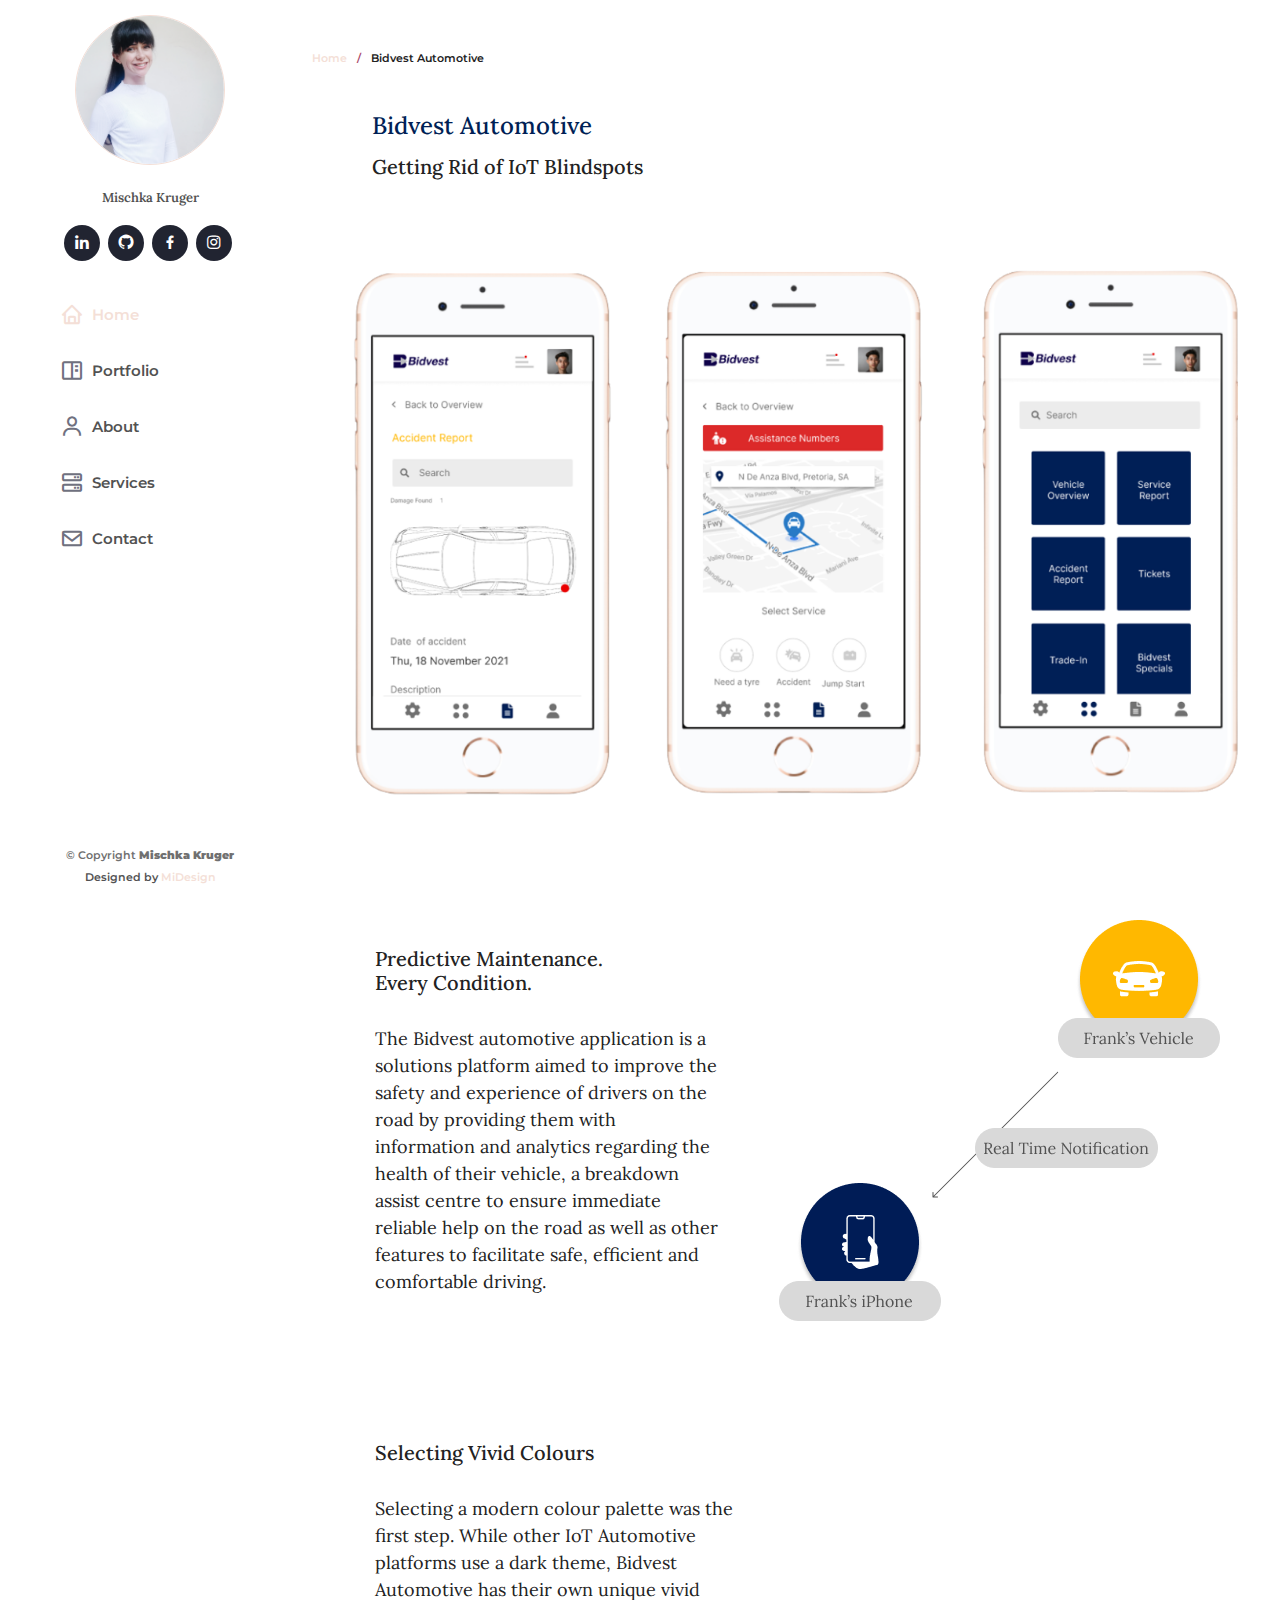
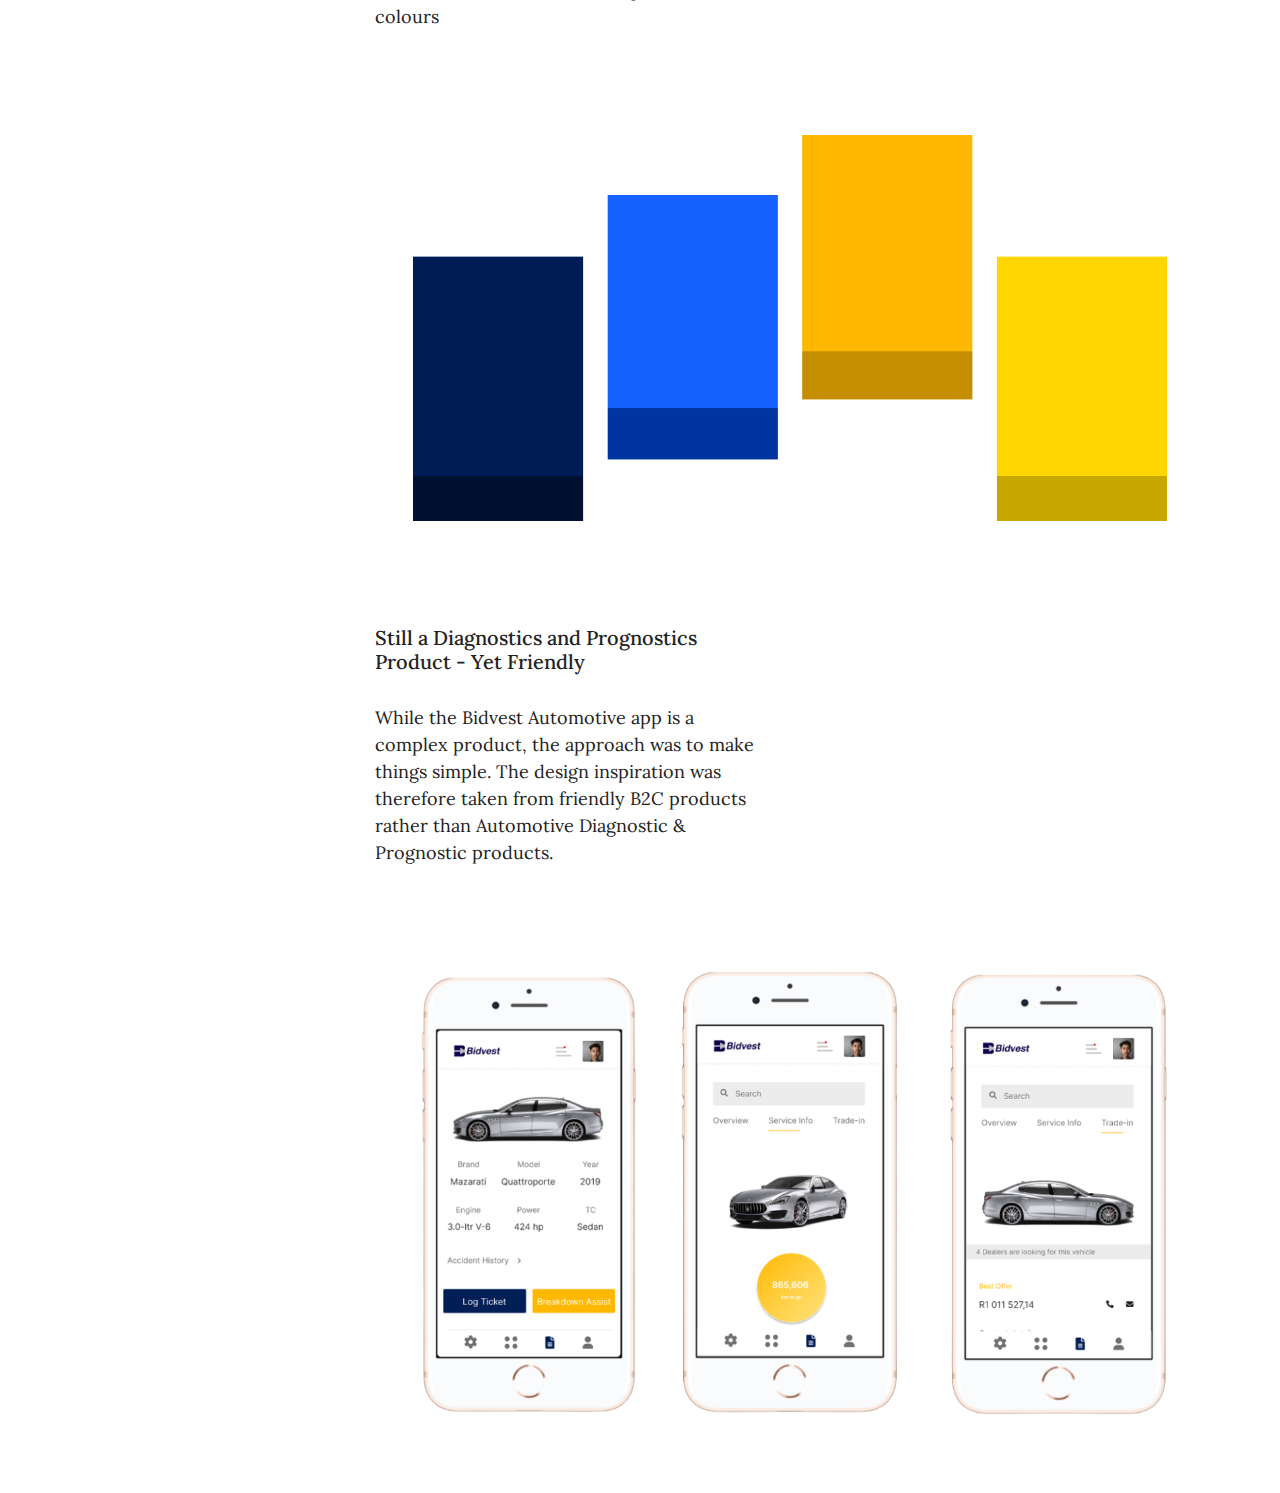
<file: portfolio-details.html>
<!DOCTYPE html>
<html lang="en">

<head>
  <meta charset="utf-8">
  <meta content="width=device-width, initial-scale=1.0" name="viewport">

  <title>Mischka Kruger - UX Design</title>
  <meta content="" name="description">
  <meta content="" name="keywords">

  <!-- Favicons -->
  <link href="assets/img/favicon.png" rel="icon">
  <link href="assets/img/apple-touch-icon.png" rel="apple-touch-icon">

  <!-- Google Fonts -->
  <link href="https://fonts.googleapis.com/css?family=Open+Sans:300,300i,400,400i,600,600i,700,700i|Raleway:300,300i,400,400i,500,500i,600,600i,700,700i|Poppins:300,300i,400,400i,500,500i,600,600i,700,700i" rel="stylesheet">

  <!-- Vendor CSS Files -->
  <link href="assets/vendor/aos/aos.css" rel="stylesheet">
  <link href="assets/vendor/bootstrap/css/bootstrap.min.css" rel="stylesheet">
  <link href="assets/vendor/bootstrap-icons/bootstrap-icons.css" rel="stylesheet">
  <link href="assets/vendor/boxicons/css/boxicons.min.css" rel="stylesheet">
  <link href="assets/vendor/glightbox/css/glightbox.min.css" rel="stylesheet">
  <link href="assets/vendor/swiper/swiper-bundle.min.css" rel="stylesheet">

  <!-- Main CSS File -->
  <link href="assets/css/style.css" rel="stylesheet">

</head>

<body>

  <!-- ======= Mobile nav toggle button ======= -->
  <i class="bi bi-list mobile-nav-toggle d-xl-none"></i>

  <!-- ======= Header ======= -->
  <header id="header">
    <div class="d-flex flex-column">

      <div class="profile">
        <img src="assets/img/profile-img.png" alt=""  class="img-fluid rounded-circle">
        <h1 class="text-light"><a href="index.html">Mischka Kruger</a></h1>
        <div class="social-links mt-3 text-center">
          <a href="https://www.linkedin.com/in/%F0%9D%99%BC%F0%9D%9A%92%F0%9D%9A%9C%F0%9D%9A%8C%F0%9D%9A%91%F0%9D%9A%94%F0%9D%9A%8A-%F0%9D%99%BA%F0%9D%9A%9B%F0%9D%9A%9E%F0%9D%9A%90%F0%9D%9A%8E%F0%9D%9A%9B-25aab91a3/" target="blank" class="linkedin"><i class="bx bxl-linkedin"></i></a>
          <a href="https://github.com/Mischka-Design" target="blank" class="gitHub"><i class="bx bxl-github"></i></a>
          <a href="https://www.facebook.com/mischka.kruger.9/" target="blank" class="facebook"><i class="bx bxl-facebook"></i></a>
          <a href="https://www.instagram.com/mischka_kruger/" target="blank" class="instagram"><i class="bx bxl-instagram"></i></a>
        </div>
      </div>

      <nav id="navbar" class="nav-menu navbar">
        <ul>
          <li><a href="https://mischka-design.github.io/Portfolio/" class="nav-link scrollto active"><i class="bx bx-home"></i> <span>Home</span></a></li>
          <li><a href="#portfolio" class="nav-link scrollto"><i class="bx bx-book-content"></i> <span>Portfolio</span></a></li>
          <li><a href="#about" class="nav-link scrollto"><i class="bx bx-user"></i> <span>About</span></a></li>
         <!--<li><a href="#resume" class="nav-link scrollto"><i class="bx bx-file-blank"></i> <span>Resume</span></a></li>--> 
          <li><a href="#services" class="nav-link scrollto"><i class="bx bx-server"></i> <span>Services</span></a></li>
          <li><a href="#contact" class="nav-link scrollto"><i class="bx bx-envelope"></i> <span>Contact</span></a></li>
        </ul>
      </nav><!-- .nav-menu -->
    </div>
  </header><!-- End Header -->

  <main id="main">

    <!-- ======= Breadcrumbs ======= -->
    <section id="breadcrumbs" class="breadcrumbs">
      <div class="container">

        <div class="d-flex justify-content-between align-items-center">
          <ol>
            <li><a href="index.html">Home</a></li>
            <li>Bidvest Automotive</li>
          </ol>
        </div>

        <div class="project-heading">
          <h2>Bidvest Automotive</h2>
          <h4 class="project-sub">Getting Rid of IoT Blindspots</h4>
        </div>

      </div>
    </section><!-- End Breadcrumbs -->

    <!-- ======= Portfolio Details Section ======= -->
    <section id="portfolio-details" class="portfolio-details">
      <div class="container">

        <div class="row gy-4">

          <div class="project-intro-img">
            <div class="portfolio-details- -container">
              <div class="swiper-wrapper align-items-center">

                <div class="swiper-">
                  <img src="assets/img/portfolio/bidvest-app-1.png" alt="Bidvest Native App">
                </div>

              </div>
            </div>
          </div>


        </div>

      </div>
      <div class="case-study">
        <div class="case-study-details">
          <h2>Predictive Maintenance.</br>Every Condition.</h2>
          <p>The Bidvest automotive application is a solutions platform aimed to improve the safety and experience of drivers on the road by providing them with information and analytics regarding the health of their vehicle, a breakdown assist centre to ensure immediate reliable help on the road as well as other features to facilitate safe, efficient and comfortable driving.</p>
        </div>
        <div class="case-study-details">
          <img src="assets/img/portfolio/Bidvest-app-2.png" alt="Vehicle to App flow"/>
        </div>
        </div>
      </div>
      <div class="case-study">
        <div class="case-study-details">
          <h2>Selecting Vivid Colours</h2>
          <p>Selecting a modern colour palette was the first step. While other IoT Automotive platforms use a dark theme, Bidvest Automotive has their own unique vivid colours</p>
        </div>
        <div class="case-study-details">
          <h1></h1>
        </div>
        </div>
        
        <div class="case-images">
          <div class="case-image">
          <img src="assets/img/portfolio/Bidvest-3.png" alt="Bidvest Colours">
        </div>
        <div class="case-study">
          <div class="case-study-details">
            <h2>Still a Diagnostics and Prognostics Product -
  Yet Friendly</h2>
            <p>While the Bidvest Automotive app is a complex product, the approach was to make things simple. The design inspiration was therefore taken from friendly B2C products rather than Automotive Diagnostic & Prognostic products.</p>
          </div>
          <div class="case-study-details">
            <h1></h1>
          </div>
          </div>
          
          <div class="case-images">
            <div class="case-image">
            <img src="assets/img/portfolio/bidvest-4.png" alt="Bidvest App">
          </div>
        </div>        
    </section><!-- End Portfolio Details Section -->

  </main><!-- End #main -->

  <!-- ======= Footer ======= -->
  <footer id="footer">
    <div class="container">
      <div class="copyright">
        &copy; Copyright <strong><span>Mischka Kruger</span></strong>
      </div>
      <div class="credits">
 Designed by <a href="https://bootstrapmade.com/">MiDesign</a>
      </div>
    </div>
  </footer><!-- End  Footer -->

  <a href="#" class="back-to-top d-flex align-items-center justify-content-center"><i class="bi bi-arrow-up-short"></i></a>

  <!-- Vendor JS Files -->
  <script src="assets/vendor/aos/aos.js"></script>
  <script src="assets/vendor/bootstrap/js/bootstrap.bundle.min.js"></script>
  <script src="assets/vendor/glightbox/js/glightbox.min.js"></script>
  <script src="assets/vendor/isotope-layout/isotope.pkgd.min.js"></script>
  <script src="assets/vendor/php-email-form/validate.js"></script>
  <script src="assets/vendor/purecounter/purecounter.js"></script>
  <script src="assets/vendor/swiper/swiper-bundle.min.js"></script>
  <script src="assets/vendor/typed.js/typed.min.js"></script>
  <script src="assets/vendor/waypoints/noframework.waypoints.js"></script>

  <!-- Main JS File -->
  <script src="assets/js/main.js"></script>

</body>

</html>
</file>
<file: assets/css/style.css>
@import url("https://fonts.googleapis.com/css2?family=Montserrat&display=swap");
@import url("https://fonts.googleapis.com/css2?family=Lora&display=swap");

/*--------------------------------------------------------------
# General
--------------------------------------------------------------*/
body {
  font-family: "Montserrat", sans-serif;
  color: #222;
  font-weight: 600;
}

a {
  color: #f4dfd7;
  text-decoration: none;
}

a:hover {
  color: #f4dfd7;
  text-decoration: none;
}

h1,
h2,
h3,
h4,
h5,
h6 {
  font-family: "Lora", serif;
}

/*--------------------------------------------------------------
# Back to top button
--------------------------------------------------------------*/
.back-to-top {
  position: fixed;
  visibility: hidden;
  opacity: 0;
  right: 15px;
  bottom: 15px;
  z-index: 996;
  background: #f4dfd7;
  width: 40px;
  height: 40px;
  border-radius: 50px;
  transition: all 0.4s;
}

.back-to-top i {
  font-size: 28px;
  color: #fff;
  line-height: 0;
}

.back-to-top:hover {
  background: #ab4b6a;
  color: #fff;
}

.back-to-top.active {
  visibility: visible;
  opacity: 1;
}

/*--------------------------------------------------------------
# Header
--------------------------------------------------------------*/
#header {
  position: fixed;
  top: 0;
  left: 0;
  bottom: 0;
  width: 300px;
  transition: all ease-in-out 0.5s;
  z-index: 9997;
  transition: all 0.5s;
  padding: 0 15px;
  background: #fff;
  overflow-y: auto;
}

#header .profile img {
  margin: 15px auto;
  display: block;
  width: 150px;
  border: 1px solid #f4dfd7;
}

.about-p {
  font-size: 13px;
  font-family: "Lora", serif;
  color: #525252;
  text-align: left;
  margin-bottom: 30px;
}

.about .content ul strong {
  font-size: 14px;
  font-family: "Motserrat", sans-serif;
  color: #000;
}

.about .content ul span {
  font-size: 13px;
  font-family: "Lora", serif;
  color: #525252;
}

#header .profile h1 {
  font-size: 24px;
  margin: 0;
  padding: 0;
  font-weight: 600;
  -moz-text-align-last: center;
  text-align-last: center;
  font-family: "Cinzel", serif;
}

#header .profile h1 a,
#header .profile h1 a:hover {
  color: pink;
  text-decoration: none;
}

#header .profile .social-links a {
  font-size: 18px;
  display: inline-block;
  background: #212431;
  color: #fff;
  line-height: 1;
  padding: 8px 0;
  margin-right: 4px;
  border-radius: 50%;
  text-align: center;
  width: 36px;
  height: 36px;
  transition: 0.3s;
}

#header .profile .social-links a:hover {
  background: #ab4b6a;
  color: #fff;
  text-decoration: none;
}

#main {
  margin-left: 300px;
}

#main-emmi {
  margin-left: 300px;
}

@media (max-width: 1199px) {
  #header {
    left: -300px;
  }
  #main {
    margin-left: 0;
  }
  #main-emmi {
    margin-left: 0;
  }
}

/*--------------------------------------------------------------
# Navigation Menu
--------------------------------------------------------------*/
/* Desktop Navigation */
.nav-menu {
  padding: 30px 0 0 30px;
}

.nav-menu * {
  margin: 0;
  padding: 0;
  list-style: none;
}

.nav-menu > ul > li {
  position: relative;
  white-space: nowrap;
}

.nav-menu a,
.nav-menu a:focus {
  display: flex;
  align-items: center;
  color: #525252;
  padding: 12px 15px;
  margin-bottom: 8px;
  transition: 0.3s;
  font-size: 15px;
}

.nav-menu a i,
.nav-menu a:focus i {
  font-size: 24px;
  padding-right: 8px;
  color: #6f7180;
}

.nav-menu a:hover,
.nav-menu .active,
.nav-menu .active:focus,
.nav-menu li:hover > a {
  text-decoration: none;
  color: #f4dfd7;
}

.nav-menu a:hover i,
.nav-menu .active i,
.nav-menu .active:focus i,
.nav-menu li:hover > a i {
  color: #f4dfd7;
}

/* Mobile Navigation */
.mobile-nav-toggle {
  position: fixed;
  right: 15px;
  top: 15px;
  z-index: 9998;
  border: 0;
  font-size: 24px;
  transition: all 0.4s;
  outline: none !important;
  background-color: #f4dfd7;
  color: #fff;
  width: 40px;
  height: 40px;
  display: inline-flex;
  align-items: center;
  justify-content: center;
  line-height: 0;
  border-radius: 50px;
  cursor: pointer;
}

.mobile-nav-active {
  overflow: hidden;
}

.mobile-nav-active #header {
  left: 0;
}

/*--------------------------------------------------------------
# Hero Section
--------------------------------------------------------------*/
#hero {
  width: 100%;
  height: 100vh;
  background: url("../img/hero-bg.png") top center;
  background-size: cover;
}

#hero:before {
  content: "";
  position: absolute;
  bottom: 0;
  top: 0;
  left: 0;
  right: 0;
  z-index: 1;
}

.container .row {
  align-items: center;
}

#hero .hero-container {
  position: relative;
  z-index: 2;
  min-width: 300px;
}

#hero h1 {
  margin: 0 0 10px 0;
  font-size: 64px;
  font-weight: 700;
  line-height: 56px;
  color: #fff;
}
#header .profile h1 a {
  color: #525252 !important;
  font-size: 13px;
  font-family: "Lora", serif;
}

#hero p {
  color: #525252;
  margin-bottom: 50px;
  font-size: 26px;
  font-family: "Lora", serif;
}

#hero p span {
  color: #525252;
  font-family: "Lora", serif;
  padding-bottom: 4px;
  letter-spacing: 1px;
  border-bottom: 3px solid #f4dfd7;
}

@media (min-width: 1024px) {
  #hero {
    background-attachment: fixed;
  }
}
@media (max-width: 768px) {
  .case-study {
    flex-direction: column;
  }
}
@media (max-width: 768px) {
  #hero h1 {
    font-size: 28px;
    line-height: 36px;
  }
  #hero h2 {
    font-size: 18px;
    line-height: 24px;
    margin-bottom: 30px;
  }
  #hero {
    background: url(../img/hero-bg.jpg) top right;
  }
}

/*--------------------------------------------------------------
# Sections General
--------------------------------------------------------------*/
section {
  padding: 60px 0;
  overflow: hidden;
}

#main-emmi {
  background-color: #222;
}

.section-bg {
  background: #ffffff;
}

.section-title {
  padding-bottom: 30px;
}

.section-title h2 {
  font-size: 24px;
  font-weight: bold;
  margin-bottom: 20px;
  padding-bottom: 20px;
  font-family: "Lora", serif;
  position: relative;
  color: #525252;
}

.section-title h2::after {
  content: "";
  position: absolute;
  display: block;
  width: 50px;
  height: 3px;
  background: #f4dfd7;
  bottom: 0;
  left: 0;
}

.section-title p {
  margin-bottom: 0;
  font-family: "Lora", serif;
  color: #525252;
}

.dwa-goals {
  display: flex;
  flex-direction: row;
  justify-content: space-evenly;
}

.dwa-goals img {
  flex: 1;
  padding: 10px;
  width: 80%;
}

@media (max-width: 768px) {
  .dwa-goals {
    flex-direction: column;
  }
}

@media (max-width: 768px) {
  #hero {
    width: 100%;
    height: 100vh;
    background: url(../img/hero-bg-mobile.png) center !important;
    background-size: contain !important;
    background-repeat: no-repeat !important;
  }
}

.principles img {
  width: 100% !important;
}

clientRel img {
  width: 100%;
}

/*--------------------------------------------------------------
# About
--------------------------------------------------------------*/
.about .content h3 {
  font-weight: 700;
  font-size: 26px;
  color: #ab4b6a;
  margin: 15px 0px 15px 0px;
}

.about .content ul {
  list-style: none;
  padding: 0;
}

.about .content ul li {
  margin-bottom: 20px;
  display: flex;
  align-items: center;
}

.about .content ul strong {
  margin-right: 10px;
}

.about .content ul i {
  font-size: 16px;
  margin-right: 5px;
  color: #f4dfd7;
  line-height: 0;
}

.about .content p:last-child {
  margin-bottom: 0;
}

/*--------------------------------------------------------------
# Facts
--------------------------------------------------------------*/
.facts {
  padding-bottom: 30px;
}

.facts .count-box {
  padding: 30px;
  width: 100%;
}

.facts .count-box i {
  display: block;
  font-size: 44px;
  color: #f4dfd7;
  float: left;
  line-height: 0;
}

.facts .count-box span {
  font-size: 48px;
  line-height: 40px;
  display: block;
  font-weight: 700;
  color: #525252;
  margin-left: 60px;
  font-family: "Lora", serif;
}

.facts .count-box p {
  padding: 15px 0 0 0;
  margin: 0 0 0 60px;
  font-family: "Montserrat", sans-serif;
  font-size: 14px;
  color: #707070;
}

.facts .count-box a {
  font-weight: 600;
  display: block;
  margin-top: 20px;
  color: #f4dfd7;
  font-size: 15px;
  font-family: "Poppins", sans-serif;
  transition: ease-in-out 0.3s;
}

.facts .count-box a:hover {
  color: #ab4b6a;
}

/*--------------------------------------------------------------
# Akills
--------------------------------------------------------------*/
.skills .progress {
  height: 60px;
  display: block;
  background: none;
  border-radius: 0;
}

.skills .progress .skill {
  padding: 0;
  margin: 0 0 6px 0;
  text-transform: uppercase;
  display: block;
  font-weight: 600;
  font-family: "Montserrat", sans-serif;
  color: #525252;
}

.skills .progress .skill .val {
  float: right;
  font-style: normal;
}

.skills .progress-bar-wrap {
  background: #dce8f8;
  height: 10px;
}

.skills .progress-bar {
  width: 1px;
  height: 10px;
  transition: 0.9s;
  background-color: #f4dfd7;
}

.quote {
  font-size: 14px;
  font-family: "Montserrat", sans-serif;
  color: #000;
  font-weight: bold;
}

/*--------------------------------------------------------------
# Resume
--------------------------------------------------------------*/
.resume .resume-title {
  font-size: 26px;
  font-weight: 700;
  margin-top: 20px;
  margin-bottom: 20px;
  color: #050d18;
}

.resume .resume-item {
  padding: 0 0 20px 20px;
  margin-top: -2px;
  border-left: 2px solid #ab4b6a;
  position: relative;
}

.resume .resume-item h4 {
  line-height: 18px;
  font-size: 18px;
  font-weight: 600;
  text-transform: uppercase;
  font-family: "Poppins", sans-serif;
  color: #050d18;
  margin-bottom: 10px;
}

.resume .resume-item h5 {
  font-size: 16px;
  background: #e4edf9;
  padding: 5px 15px;
  display: inline-block;
  font-weight: 600;
  margin-bottom: 10px;
}

.resume .resume-item ul {
  padding-left: 20px;
}

.resume .resume-item ul li {
  padding-bottom: 10px;
}

.resume .resume-item:last-child {
  padding-bottom: 0;
}

.resume .resume-item::before {
  content: "";
  position: absolute;
  width: 16px;
  height: 16px;
  border-radius: 50px;
  left: -9px;
  top: 0;
  background: #fff;
  border: 2px solid #ab4b6a;
}

/*--------------------------------------------------------------
# Portfolio
--------------------------------------------------------------*/
.portfolio .portfolio-item {
  margin-bottom: 30px;
}

.portfolio #portfolio-flters {
  padding: 0;
  margin: 0 auto 35px auto;
  list-style: none;
  text-align: center;
  background: #fff;
  border-radius: 50px;
  padding: 2px 15px;
}

.portfolio #portfolio-flters li {
  cursor: pointer;
  display: inline-block;
  padding: 10px 15px 8px 15px;
  font-size: 14px;
  font-weight: 600;
  line-height: 1;
  text-transform: uppercase;
  color: #272829;
  margin-bottom: 5px;
  transition: all 0.3s ease-in-out;
}

.portfolio #portfolio-flters li:hover,
.portfolio #portfolio-flters li.filter-active {
  color: #f4dfd7;
}

.portfolio #portfolio-flters li:last-child {
  margin-right: 0;
}

.portfolio .portfolio-wrap {
  transition: 0.3s;
  position: relative;
  overflow: hidden;
  z-index: 1;
}

.portfolio .portfolio-wrap::before {
  content: "";
  background: rgba(255, 255, 255, 0.5);
  position: absolute;
  left: 0;
  right: 0;
  top: 0;
  bottom: 0;
  transition: all ease-in-out 0.3s;
  z-index: 2;
  opacity: 0;
}

.portfolio .portfolio-wrap .portfolio-links {
  opacity: 1;
  left: 0;
  right: 0;
  bottom: -60px;
  z-index: 3;
  position: absolute;
  transition: all ease-in-out 0.3s;
  display: flex;
  justify-content: center;
}

.portfolio .portfolio-wrap .portfolio-links a {
  color: #525252;
  font-size: 28px;
  text-align: center;
  background: #f4dfd7;
  transition: 0.3s;
  width: 50%;
}

.portfolio .portfolio-wrap .portfolio-links a:hover {
  background: #f4dfd7;
}

.portfolio .portfolio-wrap .portfolio-links a + a {
  border-left: 1px solid #f4dfd7;
}

.portfolio .portfolio-wrap:hover::before {
  top: 0;
  left: 0;
  right: 0;
  bottom: 0;
  opacity: 1;
}

.portfolio .portfolio-wrap:hover .portfolio-links {
  opacity: 1;
  bottom: 0;
}

/*--------------------------------------------------------------
# Portfolio Details
--------------------------------------------------------------*/
.portfolio-details {
  padding-top: 40px;
}

.portfolio-details .portfolio-details-slider img {
  width: 100%;
}

.portfolio-details .portfolio-details-slider .swiper-pagination {
  margin-top: 20px;
  position: relative;
}

.portfolio-details
  .portfolio-details-slider
  .swiper-pagination
  .swiper-pagination-bullet {
  width: 12px;
  height: 12px;
  background-color: #fff;
  opacity: 1;
  border: 1px solid #ab4b6a;
}

.portfolio-details
  .portfolio-details-slider
  .swiper-pagination
  .swiper-pagination-bullet-active {
  background-color: #ab4b6a;
}

.portfolio-details .portfolio-info {
  padding: 30px;
  box-shadow: 0px 0 30px rgba(5, 13, 24, 0.08);
}

.portfolio-details .portfolio-info h3 {
  font-size: 22px;
  font-weight: 700;
  margin-bottom: 20px;
  padding-bottom: 20px;
  border-bottom: 1px solid #eee;
}

.portfolio-details .portfolio-info ul {
  list-style: none;
  padding: 0;
  font-size: 15px;
}

.portfolio-details .portfolio-info ul li + li {
  margin-top: 10px;
}

.portfolio-details .portfolio-description {
  padding-top: 30px;
  padding-left: 15px;
}

.portfolio-details .portfolio-description h2 {
  font-size: 24px;
  margin-bottom: 20px;
  text-decoration: underline;
  text-decoration-color: #ab4b6a;
}

.portfolio-details .portfolio-description p {
  padding: 15px;
}

/*New Details Section*/

.case-study {
  display: flex;
  margin: 60px 30px;
  align-items: center;
}
.case-study-details {
  margin: 15px;
  padding: 15px;
  flex: 1;
}

@media (max-width: 768px) {
  .case-study-details img {
    width: 100% !important;
    padding: 15px;
  }
}

.case-image {
  text-align: center;
}

.swiper- {
  margin: 30px;
}

@media (max-width: 768px) {
  .swiper- {
    margin: 5px !important;
  }
}

.swiper- img {
  width: 100%;
}

.glightbox-clean .gslide-title {
  font-size: 16px;
  font-weight: normal;
  font-family: "Lora", serif;
  color: #525252;
  margin-bottom: 19px;
  line-height: 1.4em;
}

.case-image img {
  width: 80%;
  padding: 15px;
}

@media (max-width: 768px) {
  .case-image img {
    width: 100% !important;
  }
}

#main-emmi .breadcrumbs {
  background: #222 !important;
}

#main-emmi .breadcrumbs h2 {
  color: #fff !important;
}

#main-emmi .breadcrumbs ol li {
  color: #fff;
}

#main-emmi {
  color: #fff !important;
}

.breadcrumbs {
  background: #fff !important;
}

.breadcrumbs h2 {
  font-size: 24px;
  font-family: "Lora", serif;
  color: #001f56;
  margin: 15px 60px;
}

.project-sub {
  margin: 0px 60px;
  font-size: 20px !important;
}

.case-study-details h2 {
  margin: 0 0 30px 15px;
  font-size: 20px !important;
}

@media (max-width: 768px) {
  .case-study-details {
    margin: 0px !important;
    padding: 0px !important;
  }
}

@media (max-width: 768px) {
  .breadcrumbs h2 {
    margin: 15px !important;
  }
  .project-sub {
    margin: 15px !important;
  }
}

.case-study-details p {
  margin: 0 0 0px 15px;
  font-size: 18px;
  font-family: "Lora", serif;
  font-weight: normal;
}

/*--------------------------------------------------------------
# Services
--------------------------------------------------------------*/
.services .icon-box {
  margin-bottom: 20px;
}

.services .icon {
  float: left;
  display: flex;
  align-items: center;
  justify-content: center;
  width: 54px;
  height: 54px;
  background: #ab4b6a;
  border-radius: 50%;
  transition: 0.5s;
  border: 1px solid #ab4b6a;
}

.services .icon i {
  color: #fff;
  font-size: 24px;
  line-height: 0;
}

.services .icon-box:hover .icon {
  background: #fff;
}

.services .icon-box:hover .icon i {
  color: #ab4b6a;
}

.services .title {
  margin-left: 80px;
  font-weight: 700;
  margin-bottom: 15px;
  font-size: 18px;
}

.services .title a {
  color: #343a40;
}

.services .title a:hover {
  color: #ab4b6a;
}

.services .description {
  margin-left: 80px;
  line-height: 24px;
  font-size: 14px;
}

/*--------------------------------------------------------------
# Testimonials
--------------------------------------------------------------*/
.testimonials .testimonial-item {
  box-sizing: content-box;
  text-align: center;
  min-height: 320px;
}

.testimonials .testimonial-item .testimonial-img {
  width: 90px;
  border-radius: 50%;
  margin: 0 auto;
}

.testimonials .testimonial-item h3 {
  font-size: 18px;
  font-weight: bold;
  margin: 10px 0 5px 0;
  color: #525252;
  font-family: "Montserrat", sans-serif;
}

.testimonials .testimonial-item h4 {
  font-size: 14px;
  color: #525252;
  font-family: "Montserrat", sans-serif;
  margin: 0;
}

.testimonials .testimonial-item .quote-icon-left,
.testimonials .testimonial-item .quote-icon-right {
  color: #f4dfd7;
  font-size: 26px;
}

.testimonials .testimonial-item .quote-icon-left {
  display: inline-block;
  left: -5px;
  position: relative;
}

.testimonials .testimonial-item .quote-icon-right {
  display: inline-block;
  right: -5px;
  position: relative;
  top: 10px;
}

.testimonials .testimonial-item p {
  font-family: "Lora", serif;
  color: #525252;
  font-size: 14px;
  margin: 0 15px 15px 15px;
  padding: 20px;
  background: #fff;
  position: relative;
  margin-bottom: 35px;
  border-radius: 6px;
  box-shadow: 0px 2px 15px rgba(0, 0, 0, 0.1);
}

.testimonials .testimonial-item p::after {
  content: "";
  width: 0;
  height: 0;
  border-top: 20px solid #fff;
  border-right: 20px solid transparent;
  border-left: 20px solid transparent;
  position: absolute;
  bottom: -20px;
  left: calc(50% - 20px);
}

.testimonials .swiper-pagination {
  margin-top: 20px;
  position: relative;
}

.testimonials .swiper-pagination .swiper-pagination-bullet {
  width: 12px;
  height: 12px;
  background-color: #fff;
  opacity: 1;
  border: 1px solid #ab4b6a;
}

.testimonials .swiper-pagination .swiper-pagination-bullet-active {
  background-color: #ab4b6a;
}

/*--------------------------------------------------------------
# Contact
--------------------------------------------------------------*/
.contact {
  padding-bottom: 130px;
}

.contact .info {
  padding: 30px;
  width: 100%;
}

.contact .info i {
  font-size: 20px;
  color: #525252;
  float: left;
  width: 44px;
  height: 44px;
  background: #f4f4f4;
  display: flex;
  justify-content: center;
  align-items: center;
  border-radius: 50px;
  transition: all 0.3s ease-in-out;
}

.contact .info h4 {
  padding: 0 0 0 60px;
  font-size: 22px;
  font-weight: 600;
  margin-bottom: 5px;
  color: #050d18;
}

.contact .info p {
  padding: 0 0 10px 60px;
  margin-bottom: 20px;
  font-size: 14px;
  color: #525252;
  font-family: "Montserrat", sans-serif;
}

.contact .info .email p {
  padding-top: 5px;
}

.contact .info .social-links {
  padding-left: 60px;
}

.contact .info .social-links a {
  font-size: 18px;
  display: inline-block;
  background: #333;
  color: #fff;
  line-height: 1;
  padding: 8px 0;
  border-radius: 50%;
  text-align: center;
  width: 36px;
  height: 36px;
  transition: 0.3s;
  margin-right: 10px;
}

.contact .info .social-links a:hover {
  background: #f4dfd7;
  color: #fff;
}
main-logo .contact .info .email:hover i,
.contact .info .address:hover i,
.contact .info .phone:hover i {
  background: #f4dfd7;
  color: #fff;
}

.main-logo-img {
  max-width: 350px;
}

.contact .php-email-form {
  width: 100%;
  padding: 30px;
  background: #fff;
  box-shadow: 0 0 24px 0 rgba(0, 0, 0, 0.12);
}

.contact .php-email-form .form-group {
  padding-bottom: 8px;
}

.contact .php-email-form .validate {
  display: none;
  color: red;
  margin: 0 0 15px 0;
  font-weight: 400;
  font-size: 13px;
}

.contact .php-email-form .error-message {
  display: none;
  color: #fff;
  background: #ed3c0d;
  text-align: left;
  padding: 15px;
  font-weight: 600;
}

.contact .php-email-form .error-message br + br {
  margin-top: 25px;
}

.contact .php-email-form .sent-message {
  display: none;
  color: #fff;
  background: #18d26e;
  text-align: center;
  padding: 15px;
  font-weight: 600;
}

.contact .php-email-form .loading {
  display: none;
  background: #fff;
  text-align: center;
  padding: 15px;
}

.contact .php-email-form .loading:before {
  content: "";
  display: inline-block;
  border-radius: 50%;
  width: 24px;
  height: 24px;
  margin: 0 10px -6px 0;
  border: 3px solid #18d26e;
  border-top-color: #eee;
  -webkit-animation: animate-loading 1s linear infinite;
  animation: animate-loading 1s linear infinite;
}

.contact .php-email-form .form-group {
  margin-bottom: 15px;
}

.contact .php-email-form label {
  padding-bottom: 8px;
}

.contact .php-email-form input,
.contact .php-email-form textarea {
  border-radius: 0;
  box-shadow: none;
  font-size: 14px;
}

.contact .php-email-form input {
  height: 44px;
}

.contact .php-email-form textarea {
  padding: 10px 15px;
}

.contact .php-email-form button[type="submit"] {
  background: #ab4b6a;
  border: 0;
  padding: 10px 24px;
  color: #fff;
  transition: 0.4s;
  border-radius: 4px;
}

.contact .php-email-form button[type="submit"]:hover {
  background: #ab4b6a;
}

@-webkit-keyframes animate-loading {
  0% {
    transform: rotate(0deg);
  }
  100% {
    transform: rotate(360deg);
  }
}

@keyframes animate-loading {
  0% {
    transform: rotate(0deg);
  }
  100% {
    transform: rotate(360deg);
  }
}

/*--------------------------------------------------------------
# Breadcrumbs
--------------------------------------------------------------*/
.breadcrumbs {
  padding: 20px 0;
  background: #f9f9f9;
}

.breadcrumbs h2 {
  font-size: 24px;
}

.breadcrumbs ol {
  display: flex;
  flex-wrap: wrap;
  list-style: none;
  padding: 0;
  margin: 30px 0;
  font-size: 11px;
}

.breadcrumbs ol li + li {
  padding-left: 10px;
}

.breadcrumbs ol li + li::before {
  display: inline-block;
  padding-right: 10px;
  color: #ab4b6a;
  content: "/";
}

@media (max-width: 768px) {
  .main-logo-img {
    max-width: 300px !important;
  }
}

@media (max-width: 768px) {
  .breadcrumbs .d-flex {
    display: block !important;
  }
  .breadcrumbs ol {
    display: block;
  }
  .breadcrumbs ol li {
    display: inline-block;
  }
}

.mood-board {
  width: 50% !important;
}

@media (max-width: 768px) {
  .mood-board {
    width: 100%;
  }
}

/*--------------------------------------------------------------
# Footer
--------------------------------------------------------------*/
#footer {
  padding: 15px;
  color: #707070;
  font-size: 14px;
  position: fixed;
  left: 0;
  bottom: 0;
  width: 300px;
  z-index: 9999;
  background: #fff;
}

#footer .copyright {
  text-align: center;
  font-size: 11px;
  color: #707070;
}

#footer .credits {
  padding-top: 5px;
  text-align: center;
  font-size: 11px;
  color: #525252;
}

@media (max-width: 1199px) {
  #footer {
    position: static;
    width: auto;
    padding-right: 20px 15px;
  }
}
</file>
